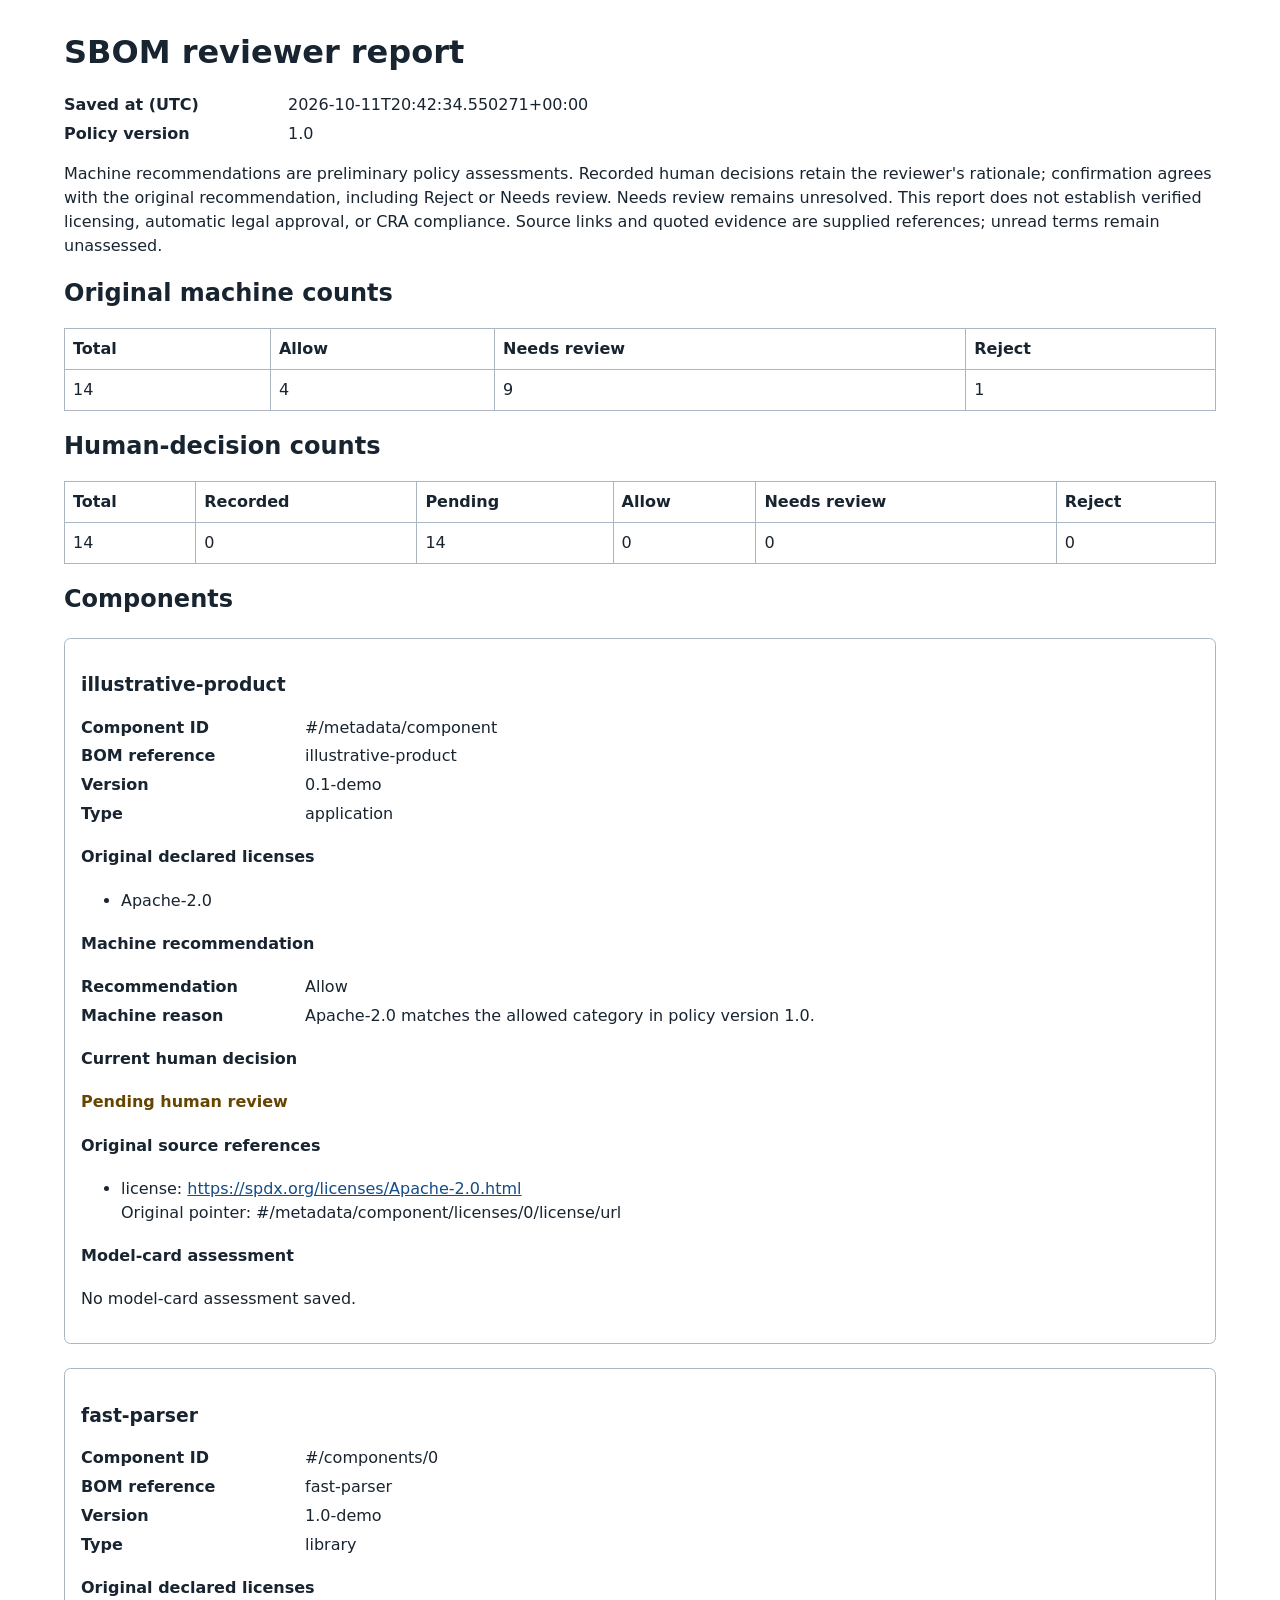
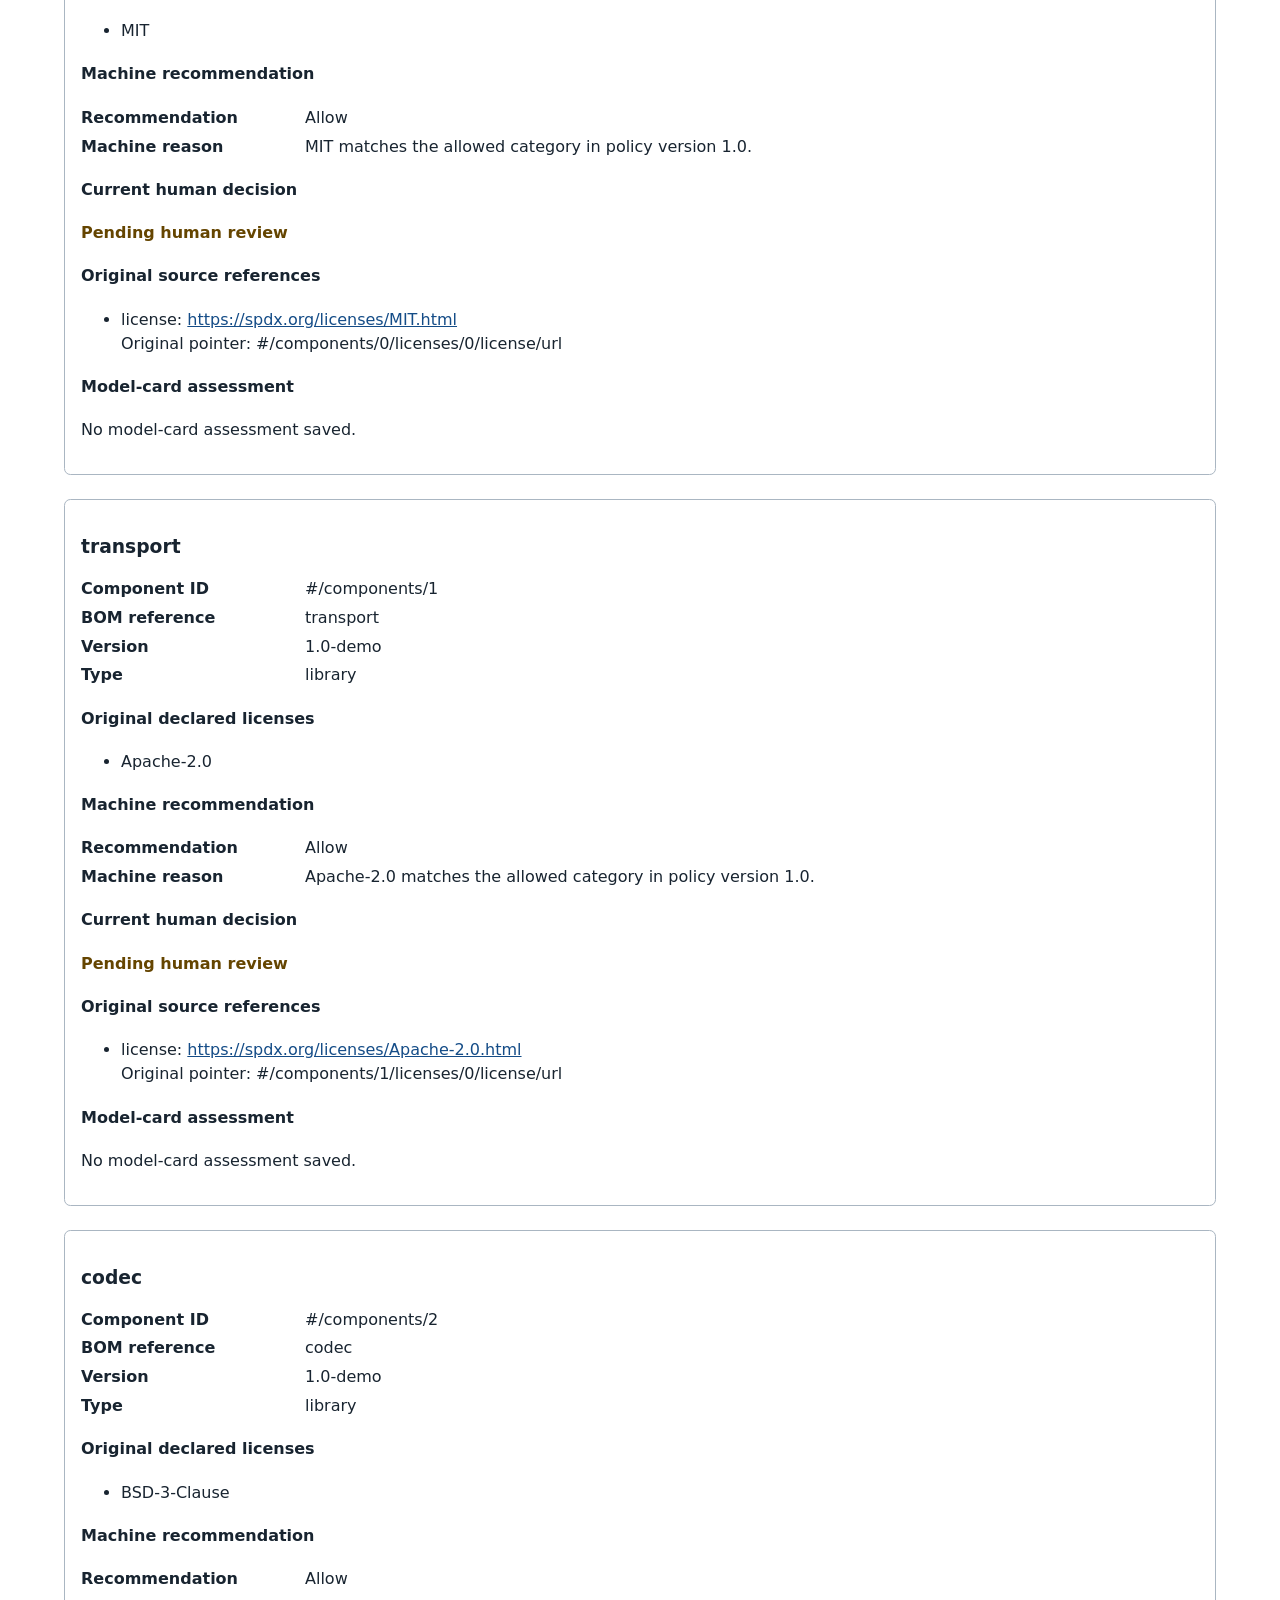
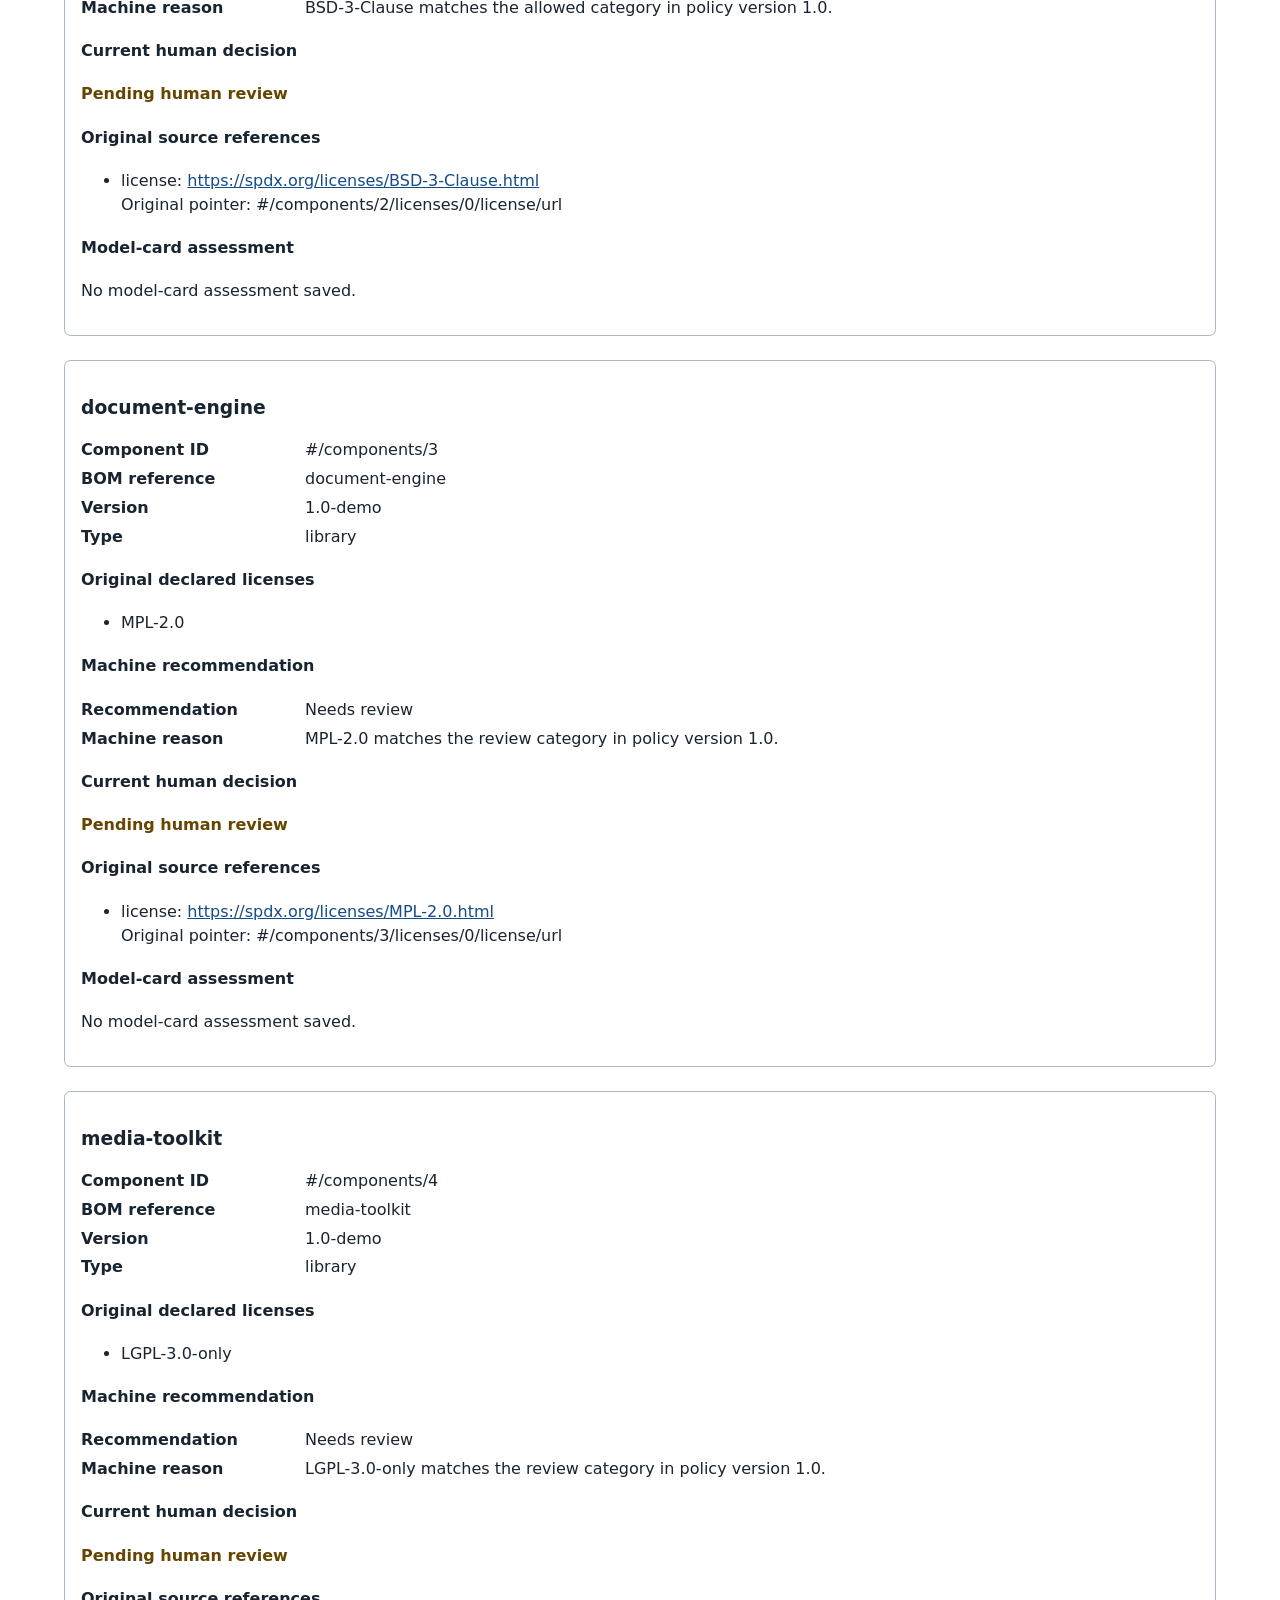
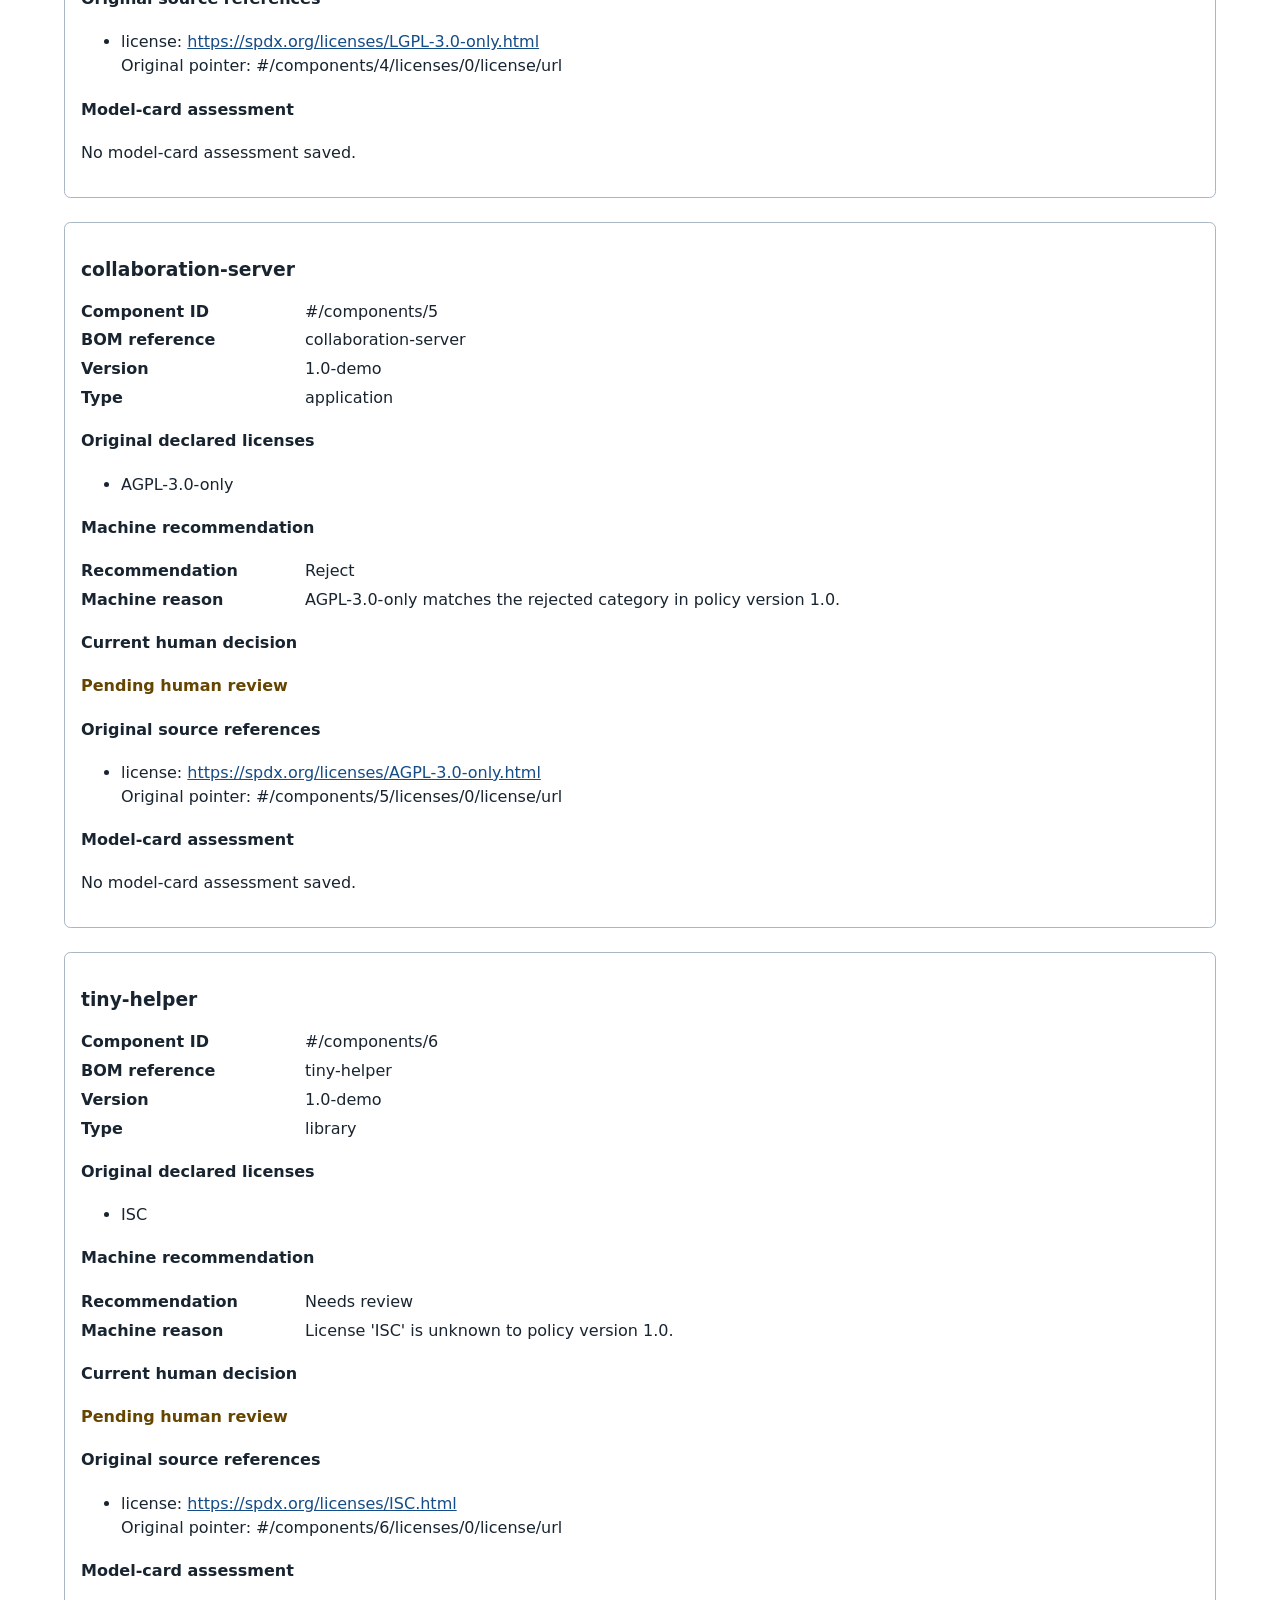
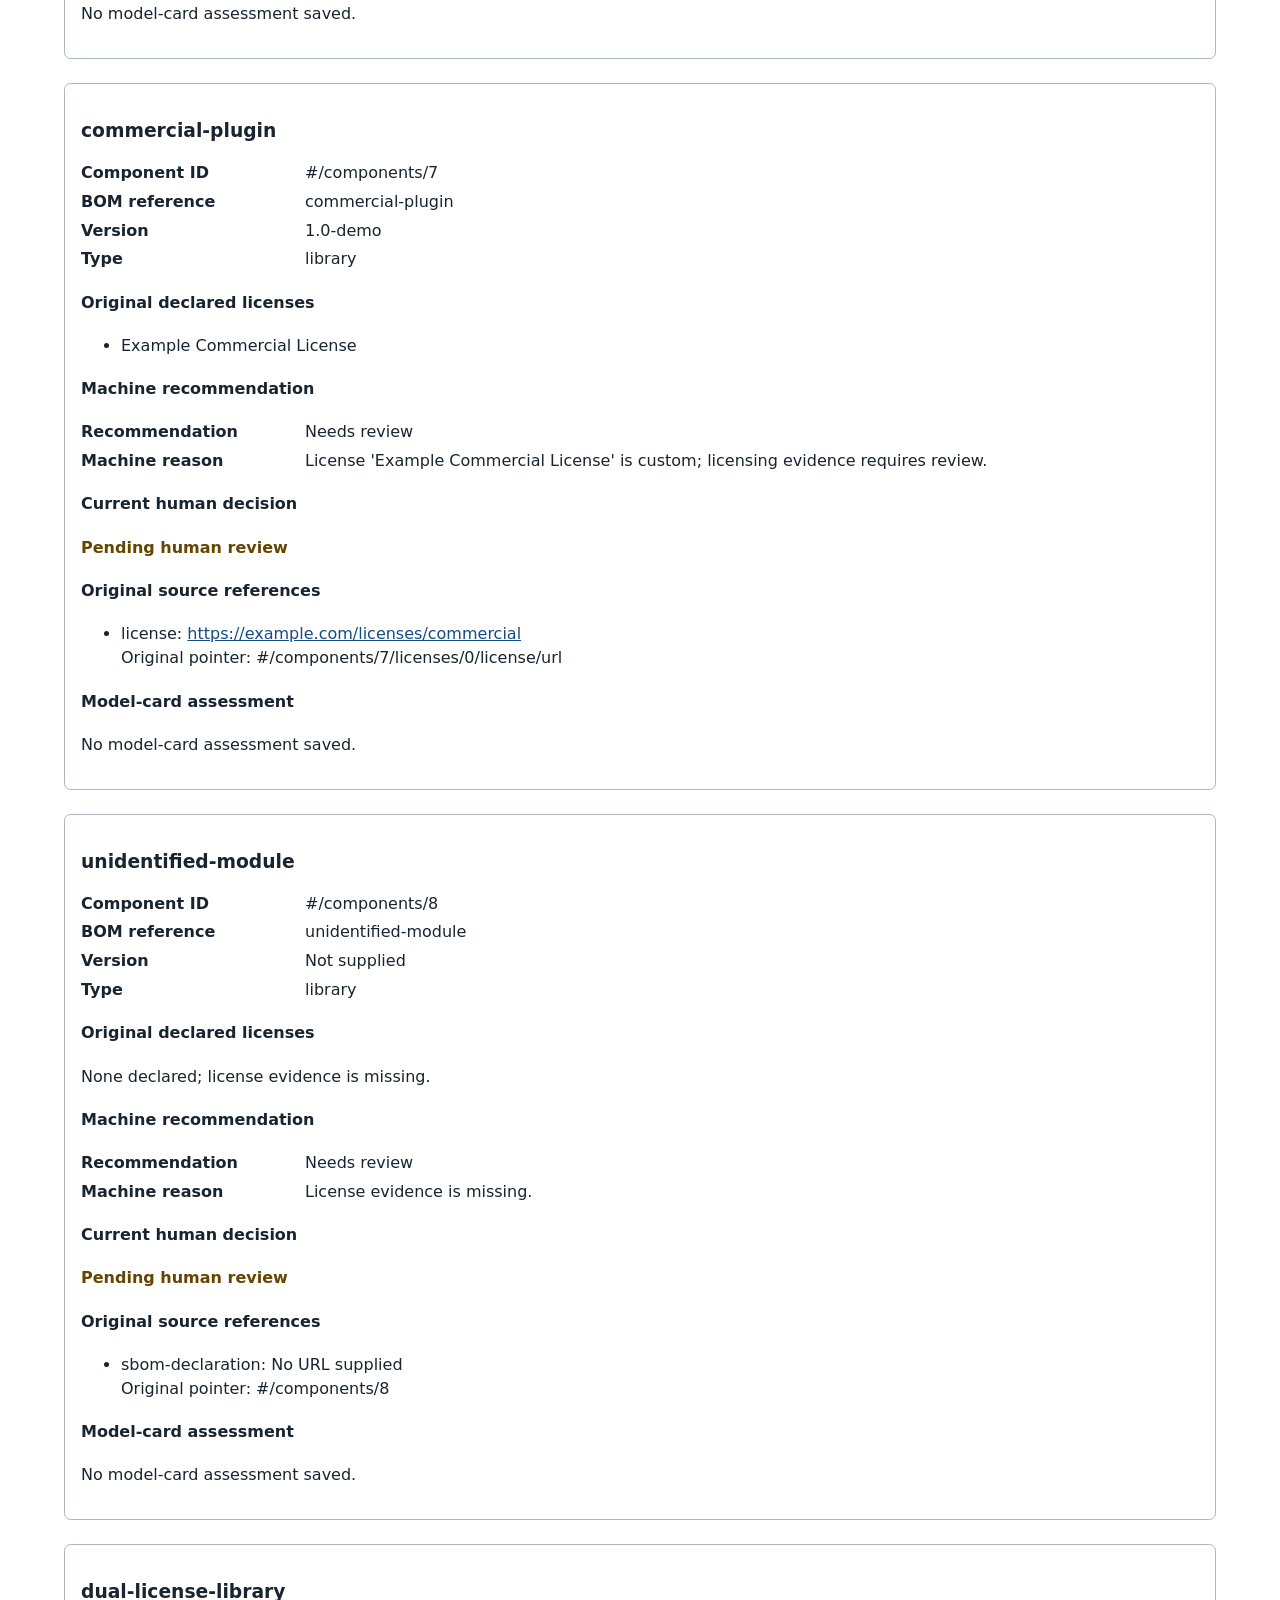
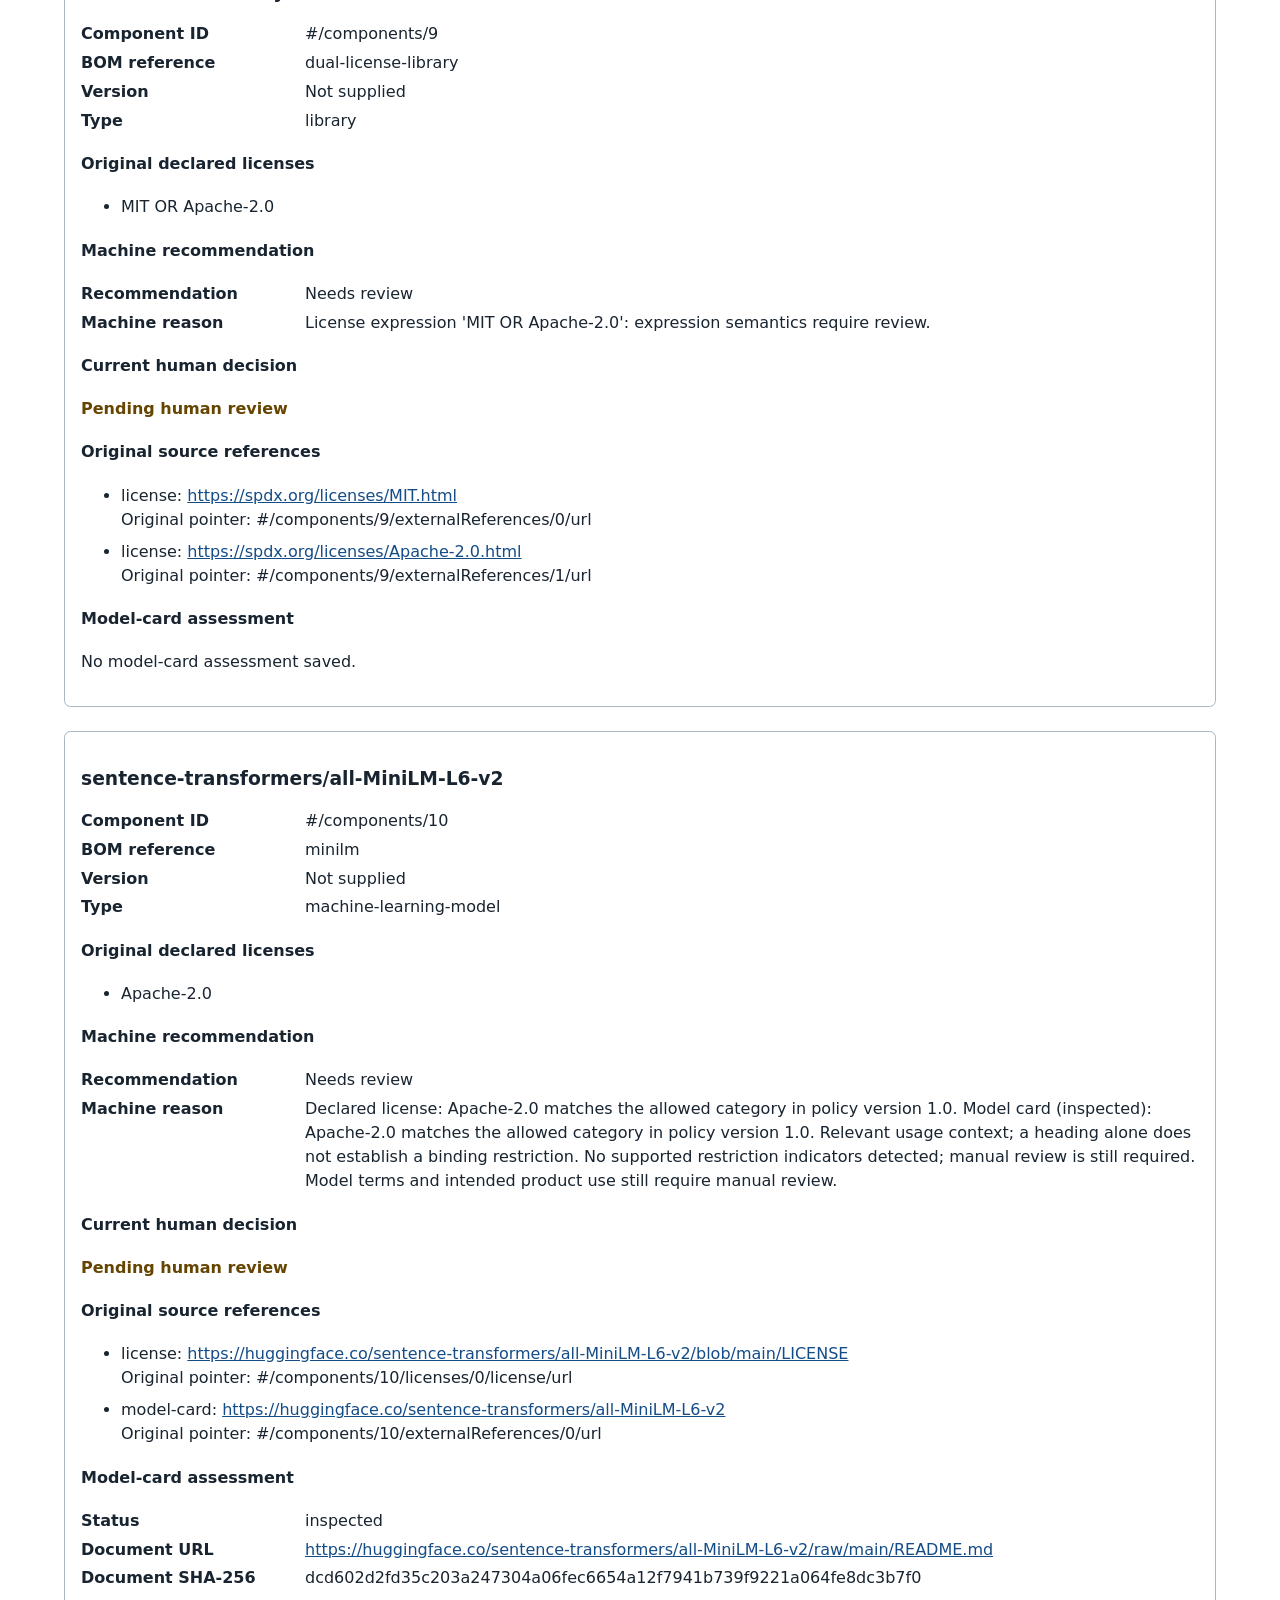
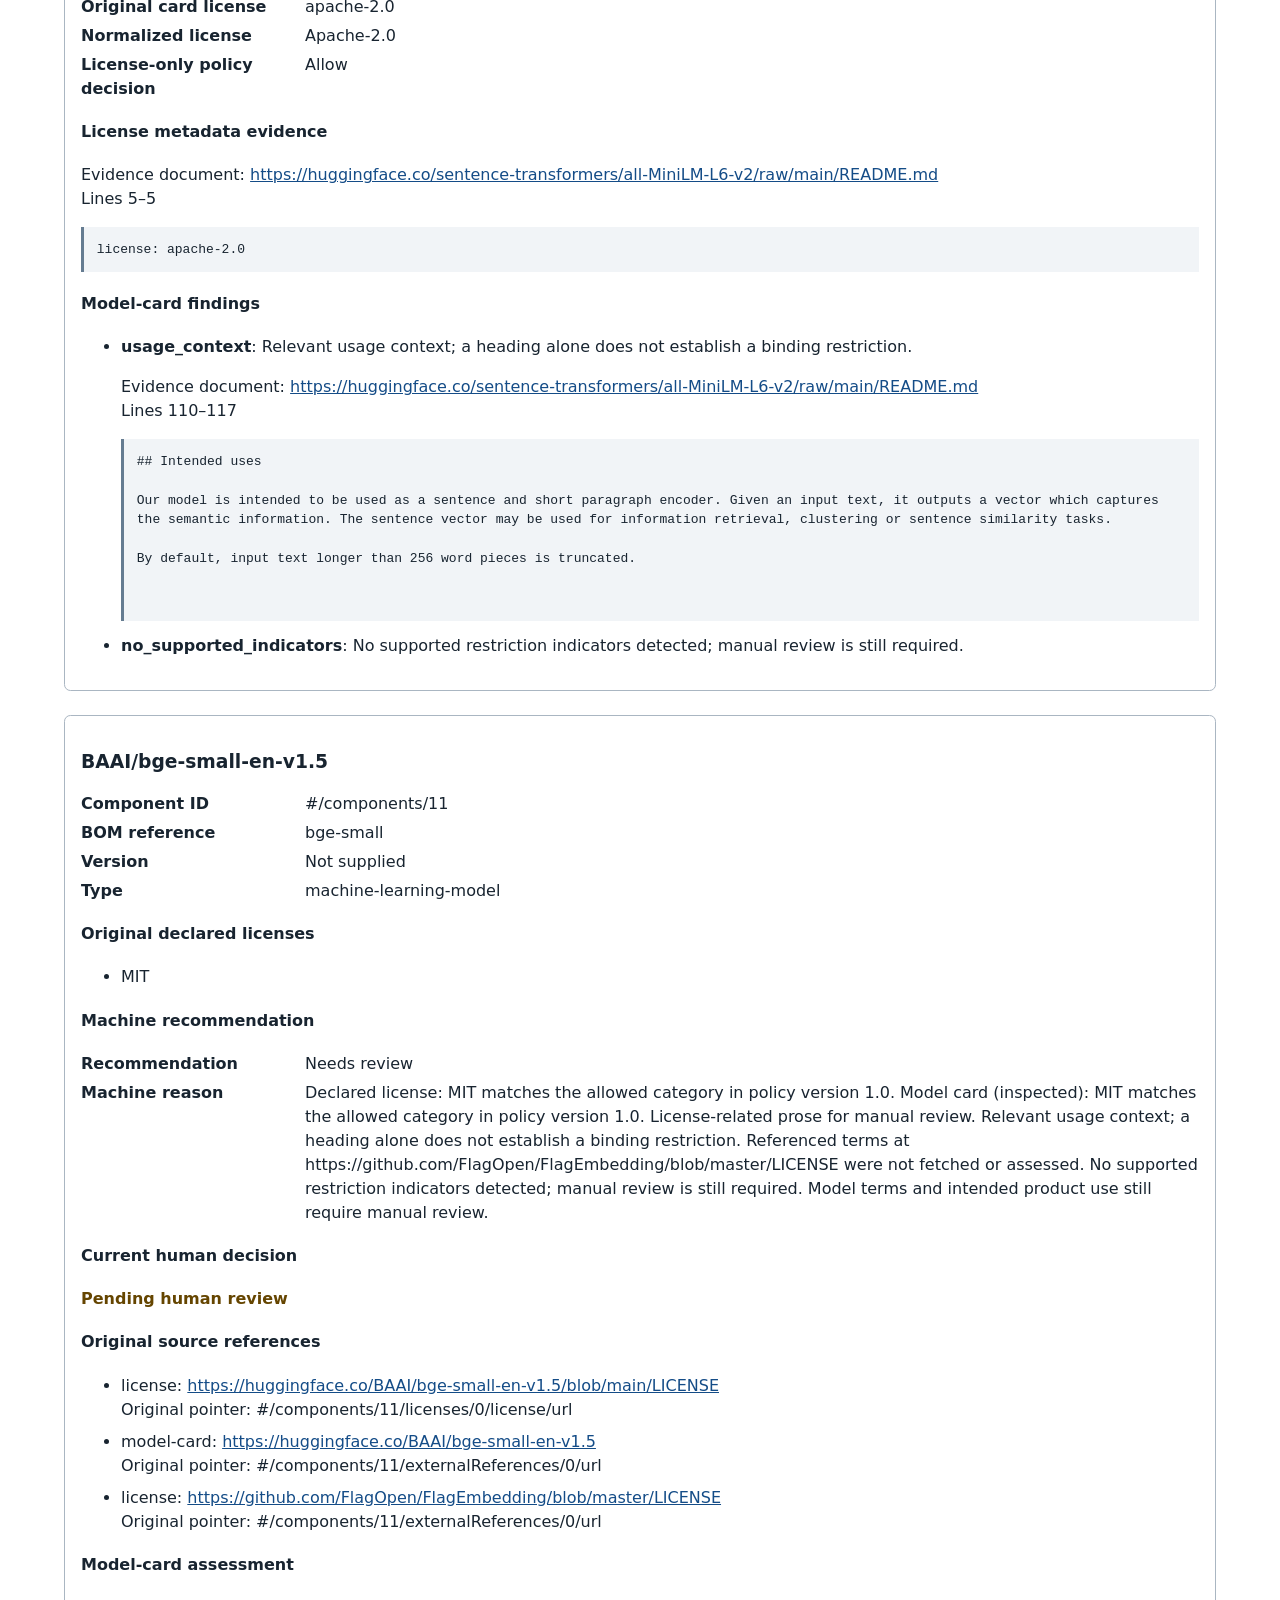
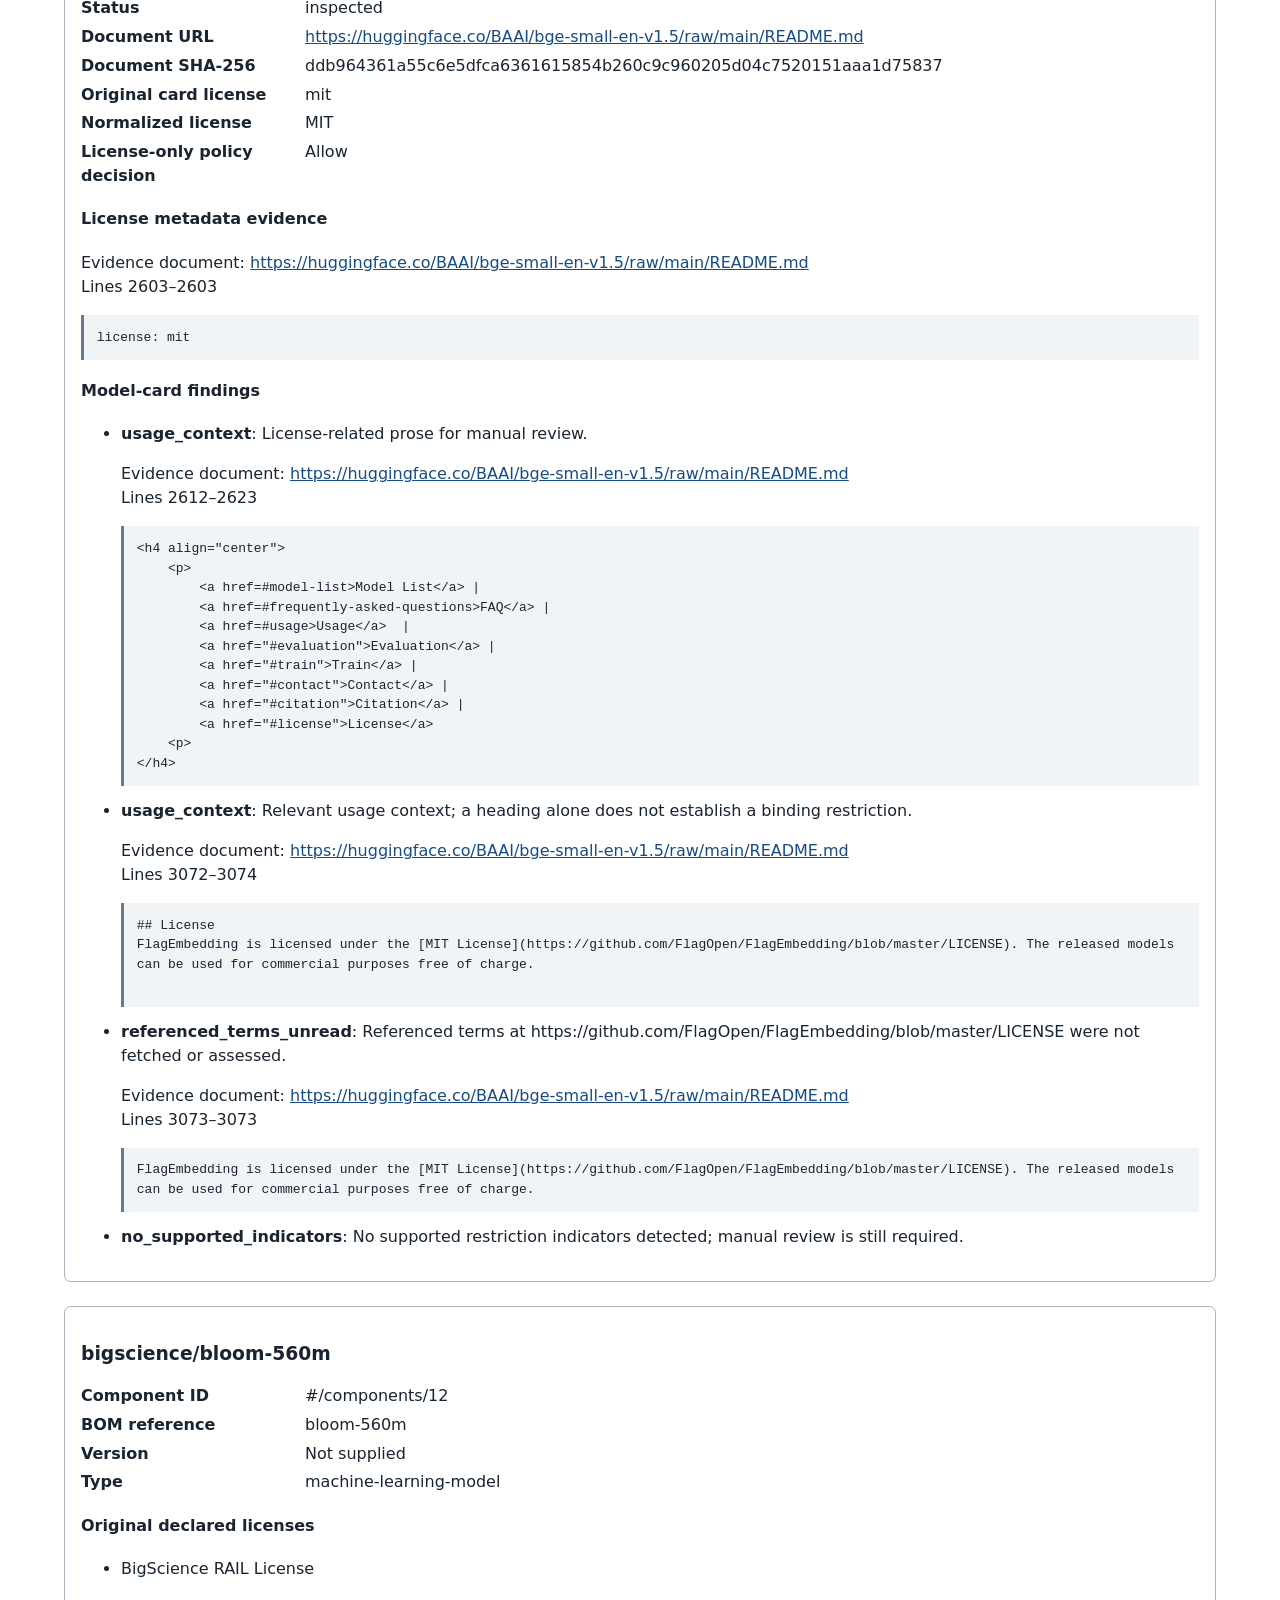
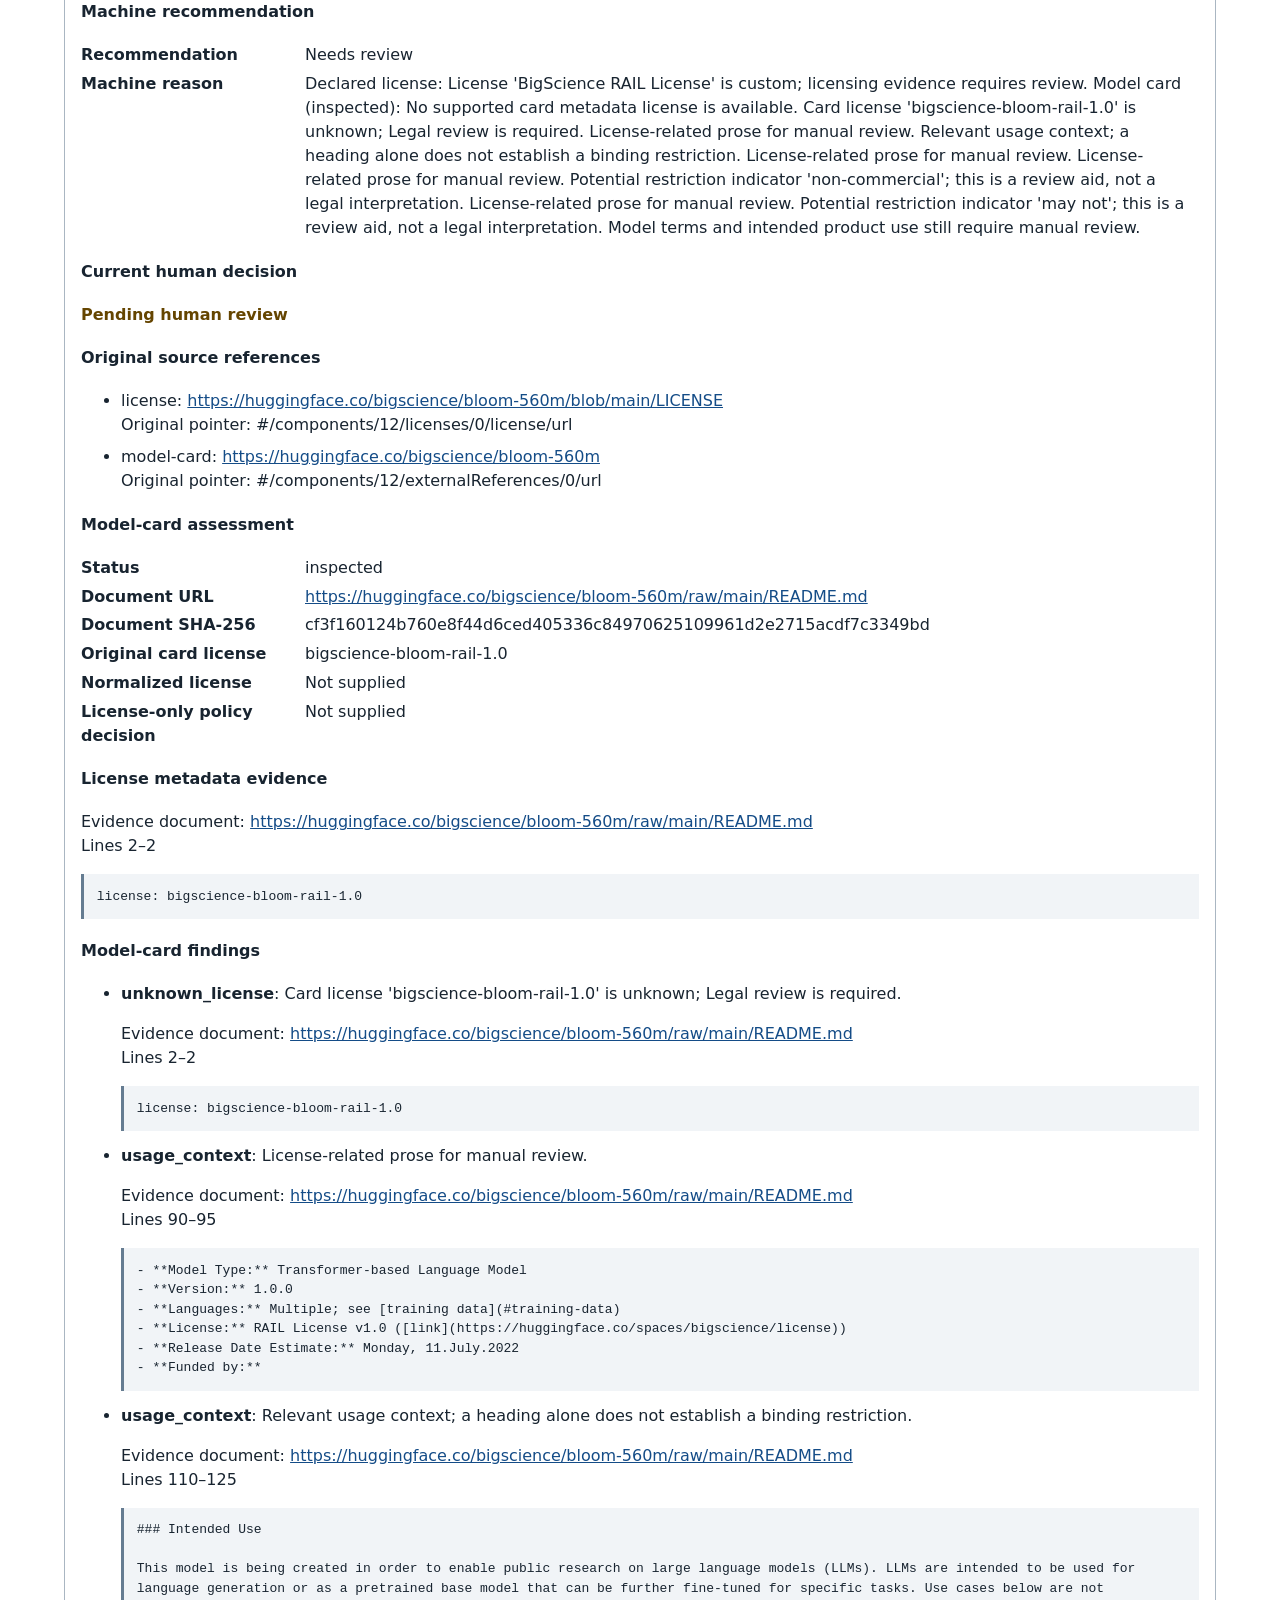
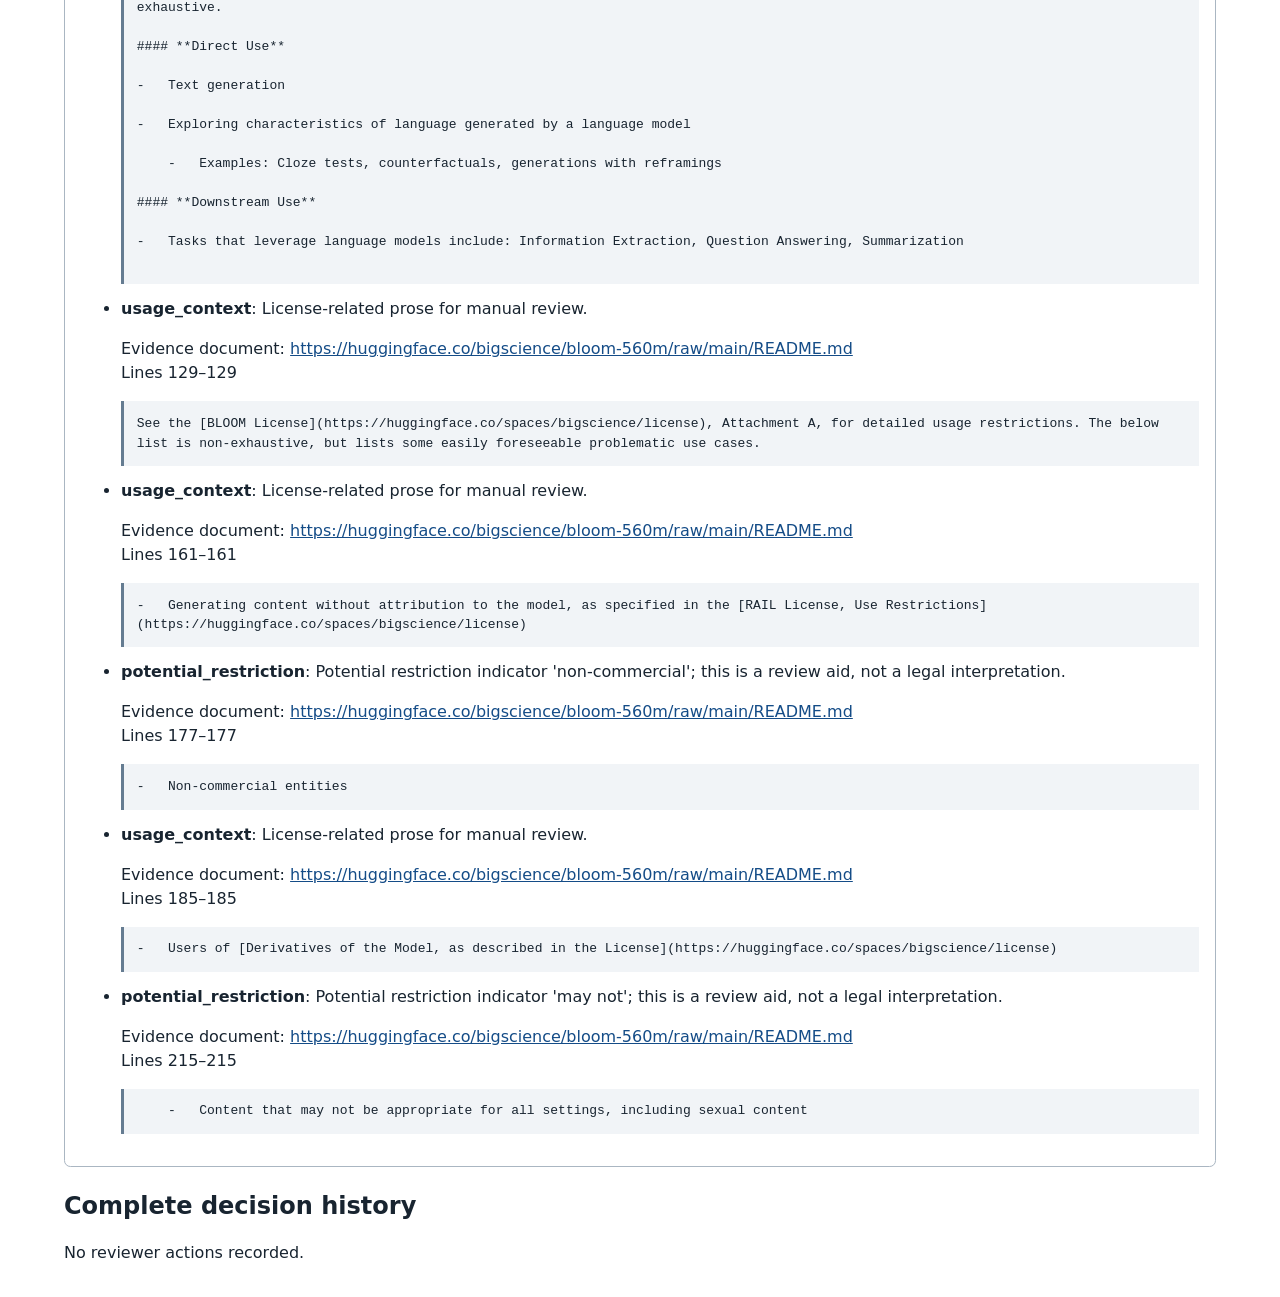
<file: presentation/reports/challenge-review-model-cards.html>
<!DOCTYPE html><html lang="en"><head><meta charset="utf-8"><meta name="viewport" content="width=device-width, initial-scale=1"><title>SBOM reviewer report</title><style>
body { font-family: system-ui, sans-serif; color: #182430; background: #fff;
       max-width: 72rem; margin: 2rem auto; padding: 0 1.5rem; line-height: 1.5; }
h1, h2, h3, h4 { line-height: 1.25; }
article { border: 1px solid #aab6c2; border-radius: .4rem; padding: 1rem;
          margin: 1.5rem 0; }
dl { display: grid; grid-template-columns: minmax(9rem, 13rem) 1fr; gap: .3rem 1rem; }
dt { font-weight: 600; } dd { margin: 0; overflow-wrap: anywhere; white-space: pre-wrap; }
pre { white-space: pre-wrap; overflow-wrap: anywhere; padding: .8rem;
      background: #f1f4f7; border-left: 3px solid #657c91; }
a { color: #144c87; overflow-wrap: anywhere; }
table { border-collapse: collapse; margin: 1rem 0; width: 100%; }
th, td { border: 1px solid #aab6c2; text-align: left; padding: .5rem; }
.pending { font-weight: 600; color: #654500; }
li { margin-bottom: .5rem; overflow-wrap: anywhere; }
@media print { body { margin: 0; max-width: none; } h2, h3, h4 { break-after: avoid; }
              pre, tr { break-inside: avoid; } }
</style></head><body><h1>SBOM reviewer report</h1><dl><dt>Saved at (UTC)</dt><dd>2026-10-11T20:42:34.550271+00:00</dd><dt>Policy version</dt><dd>1.0</dd></dl><p>Machine recommendations are preliminary policy assessments. Recorded human decisions retain the reviewer's rationale; confirmation agrees with the original recommendation, including Reject or Needs review. Needs review remains unresolved. This report does not establish verified licensing, automatic legal approval, or CRA compliance. Source links and quoted evidence are supplied references; unread terms remain unassessed.</p><h2>Original machine counts</h2><table><thead><tr><th scope="col">Total</th><th scope="col">Allow</th><th scope="col">Needs review</th><th scope="col">Reject</th></tr></thead><tbody><tr><td>14</td><td>4</td><td>9</td><td>1</td></tr></tbody></table><h2>Human-decision counts</h2><table><thead><tr><th scope="col">Total</th><th scope="col">Recorded</th><th scope="col">Pending</th><th scope="col">Allow</th><th scope="col">Needs review</th><th scope="col">Reject</th></tr></thead><tbody><tr><td>14</td><td>0</td><td>14</td><td>0</td><td>0</td><td>0</td></tr></tbody></table><h2>Components</h2><article data-component-id="#/metadata/component"><h3>illustrative-product</h3><dl><dt>Component ID</dt><dd>#/metadata/component</dd><dt>BOM reference</dt><dd>illustrative-product</dd><dt>Version</dt><dd>0.1-demo</dd><dt>Type</dt><dd>application</dd></dl><h4>Original declared licenses</h4><ul><li>Apache-2.0</li></ul><h4>Machine recommendation</h4><dl><dt>Recommendation</dt><dd>Allow</dd><dt>Machine reason</dt><dd>Apache-2.0 matches the allowed category in policy version 1.0.</dd></dl><h4>Current human decision</h4><p class="pending">Pending human review</p><h4>Original source references</h4><ul><li>license: <a href="https://spdx.org/licenses/Apache-2.0.html">https://spdx.org/licenses/Apache-2.0.html</a><br>Original pointer: #/metadata/component/licenses/0/license/url</li></ul><h4>Model-card assessment</h4><p>No model-card assessment saved.</p></article><article data-component-id="#/components/0"><h3>fast-parser</h3><dl><dt>Component ID</dt><dd>#/components/0</dd><dt>BOM reference</dt><dd>fast-parser</dd><dt>Version</dt><dd>1.0-demo</dd><dt>Type</dt><dd>library</dd></dl><h4>Original declared licenses</h4><ul><li>MIT</li></ul><h4>Machine recommendation</h4><dl><dt>Recommendation</dt><dd>Allow</dd><dt>Machine reason</dt><dd>MIT matches the allowed category in policy version 1.0.</dd></dl><h4>Current human decision</h4><p class="pending">Pending human review</p><h4>Original source references</h4><ul><li>license: <a href="https://spdx.org/licenses/MIT.html">https://spdx.org/licenses/MIT.html</a><br>Original pointer: #/components/0/licenses/0/license/url</li></ul><h4>Model-card assessment</h4><p>No model-card assessment saved.</p></article><article data-component-id="#/components/1"><h3>transport</h3><dl><dt>Component ID</dt><dd>#/components/1</dd><dt>BOM reference</dt><dd>transport</dd><dt>Version</dt><dd>1.0-demo</dd><dt>Type</dt><dd>library</dd></dl><h4>Original declared licenses</h4><ul><li>Apache-2.0</li></ul><h4>Machine recommendation</h4><dl><dt>Recommendation</dt><dd>Allow</dd><dt>Machine reason</dt><dd>Apache-2.0 matches the allowed category in policy version 1.0.</dd></dl><h4>Current human decision</h4><p class="pending">Pending human review</p><h4>Original source references</h4><ul><li>license: <a href="https://spdx.org/licenses/Apache-2.0.html">https://spdx.org/licenses/Apache-2.0.html</a><br>Original pointer: #/components/1/licenses/0/license/url</li></ul><h4>Model-card assessment</h4><p>No model-card assessment saved.</p></article><article data-component-id="#/components/2"><h3>codec</h3><dl><dt>Component ID</dt><dd>#/components/2</dd><dt>BOM reference</dt><dd>codec</dd><dt>Version</dt><dd>1.0-demo</dd><dt>Type</dt><dd>library</dd></dl><h4>Original declared licenses</h4><ul><li>BSD-3-Clause</li></ul><h4>Machine recommendation</h4><dl><dt>Recommendation</dt><dd>Allow</dd><dt>Machine reason</dt><dd>BSD-3-Clause matches the allowed category in policy version 1.0.</dd></dl><h4>Current human decision</h4><p class="pending">Pending human review</p><h4>Original source references</h4><ul><li>license: <a href="https://spdx.org/licenses/BSD-3-Clause.html">https://spdx.org/licenses/BSD-3-Clause.html</a><br>Original pointer: #/components/2/licenses/0/license/url</li></ul><h4>Model-card assessment</h4><p>No model-card assessment saved.</p></article><article data-component-id="#/components/3"><h3>document-engine</h3><dl><dt>Component ID</dt><dd>#/components/3</dd><dt>BOM reference</dt><dd>document-engine</dd><dt>Version</dt><dd>1.0-demo</dd><dt>Type</dt><dd>library</dd></dl><h4>Original declared licenses</h4><ul><li>MPL-2.0</li></ul><h4>Machine recommendation</h4><dl><dt>Recommendation</dt><dd>Needs review</dd><dt>Machine reason</dt><dd>MPL-2.0 matches the review category in policy version 1.0.</dd></dl><h4>Current human decision</h4><p class="pending">Pending human review</p><h4>Original source references</h4><ul><li>license: <a href="https://spdx.org/licenses/MPL-2.0.html">https://spdx.org/licenses/MPL-2.0.html</a><br>Original pointer: #/components/3/licenses/0/license/url</li></ul><h4>Model-card assessment</h4><p>No model-card assessment saved.</p></article><article data-component-id="#/components/4"><h3>media-toolkit</h3><dl><dt>Component ID</dt><dd>#/components/4</dd><dt>BOM reference</dt><dd>media-toolkit</dd><dt>Version</dt><dd>1.0-demo</dd><dt>Type</dt><dd>library</dd></dl><h4>Original declared licenses</h4><ul><li>LGPL-3.0-only</li></ul><h4>Machine recommendation</h4><dl><dt>Recommendation</dt><dd>Needs review</dd><dt>Machine reason</dt><dd>LGPL-3.0-only matches the review category in policy version 1.0.</dd></dl><h4>Current human decision</h4><p class="pending">Pending human review</p><h4>Original source references</h4><ul><li>license: <a href="https://spdx.org/licenses/LGPL-3.0-only.html">https://spdx.org/licenses/LGPL-3.0-only.html</a><br>Original pointer: #/components/4/licenses/0/license/url</li></ul><h4>Model-card assessment</h4><p>No model-card assessment saved.</p></article><article data-component-id="#/components/5"><h3>collaboration-server</h3><dl><dt>Component ID</dt><dd>#/components/5</dd><dt>BOM reference</dt><dd>collaboration-server</dd><dt>Version</dt><dd>1.0-demo</dd><dt>Type</dt><dd>application</dd></dl><h4>Original declared licenses</h4><ul><li>AGPL-3.0-only</li></ul><h4>Machine recommendation</h4><dl><dt>Recommendation</dt><dd>Reject</dd><dt>Machine reason</dt><dd>AGPL-3.0-only matches the rejected category in policy version 1.0.</dd></dl><h4>Current human decision</h4><p class="pending">Pending human review</p><h4>Original source references</h4><ul><li>license: <a href="https://spdx.org/licenses/AGPL-3.0-only.html">https://spdx.org/licenses/AGPL-3.0-only.html</a><br>Original pointer: #/components/5/licenses/0/license/url</li></ul><h4>Model-card assessment</h4><p>No model-card assessment saved.</p></article><article data-component-id="#/components/6"><h3>tiny-helper</h3><dl><dt>Component ID</dt><dd>#/components/6</dd><dt>BOM reference</dt><dd>tiny-helper</dd><dt>Version</dt><dd>1.0-demo</dd><dt>Type</dt><dd>library</dd></dl><h4>Original declared licenses</h4><ul><li>ISC</li></ul><h4>Machine recommendation</h4><dl><dt>Recommendation</dt><dd>Needs review</dd><dt>Machine reason</dt><dd>License &#x27;ISC&#x27; is unknown to policy version 1.0.</dd></dl><h4>Current human decision</h4><p class="pending">Pending human review</p><h4>Original source references</h4><ul><li>license: <a href="https://spdx.org/licenses/ISC.html">https://spdx.org/licenses/ISC.html</a><br>Original pointer: #/components/6/licenses/0/license/url</li></ul><h4>Model-card assessment</h4><p>No model-card assessment saved.</p></article><article data-component-id="#/components/7"><h3>commercial-plugin</h3><dl><dt>Component ID</dt><dd>#/components/7</dd><dt>BOM reference</dt><dd>commercial-plugin</dd><dt>Version</dt><dd>1.0-demo</dd><dt>Type</dt><dd>library</dd></dl><h4>Original declared licenses</h4><ul><li>Example Commercial License</li></ul><h4>Machine recommendation</h4><dl><dt>Recommendation</dt><dd>Needs review</dd><dt>Machine reason</dt><dd>License &#x27;Example Commercial License&#x27; is custom; licensing evidence requires review.</dd></dl><h4>Current human decision</h4><p class="pending">Pending human review</p><h4>Original source references</h4><ul><li>license: <a href="https://example.com/licenses/commercial">https://example.com/licenses/commercial</a><br>Original pointer: #/components/7/licenses/0/license/url</li></ul><h4>Model-card assessment</h4><p>No model-card assessment saved.</p></article><article data-component-id="#/components/8"><h3>unidentified-module</h3><dl><dt>Component ID</dt><dd>#/components/8</dd><dt>BOM reference</dt><dd>unidentified-module</dd><dt>Version</dt><dd>Not supplied</dd><dt>Type</dt><dd>library</dd></dl><h4>Original declared licenses</h4><p>None declared; license evidence is missing.</p><h4>Machine recommendation</h4><dl><dt>Recommendation</dt><dd>Needs review</dd><dt>Machine reason</dt><dd>License evidence is missing.</dd></dl><h4>Current human decision</h4><p class="pending">Pending human review</p><h4>Original source references</h4><ul><li>sbom-declaration: No URL supplied<br>Original pointer: #/components/8</li></ul><h4>Model-card assessment</h4><p>No model-card assessment saved.</p></article><article data-component-id="#/components/9"><h3>dual-license-library</h3><dl><dt>Component ID</dt><dd>#/components/9</dd><dt>BOM reference</dt><dd>dual-license-library</dd><dt>Version</dt><dd>Not supplied</dd><dt>Type</dt><dd>library</dd></dl><h4>Original declared licenses</h4><ul><li>MIT OR Apache-2.0</li></ul><h4>Machine recommendation</h4><dl><dt>Recommendation</dt><dd>Needs review</dd><dt>Machine reason</dt><dd>License expression &#x27;MIT OR Apache-2.0&#x27;: expression semantics require review.</dd></dl><h4>Current human decision</h4><p class="pending">Pending human review</p><h4>Original source references</h4><ul><li>license: <a href="https://spdx.org/licenses/MIT.html">https://spdx.org/licenses/MIT.html</a><br>Original pointer: #/components/9/externalReferences/0/url</li><li>license: <a href="https://spdx.org/licenses/Apache-2.0.html">https://spdx.org/licenses/Apache-2.0.html</a><br>Original pointer: #/components/9/externalReferences/1/url</li></ul><h4>Model-card assessment</h4><p>No model-card assessment saved.</p></article><article data-component-id="#/components/10"><h3>sentence-transformers/all-MiniLM-L6-v2</h3><dl><dt>Component ID</dt><dd>#/components/10</dd><dt>BOM reference</dt><dd>minilm</dd><dt>Version</dt><dd>Not supplied</dd><dt>Type</dt><dd>machine-learning-model</dd></dl><h4>Original declared licenses</h4><ul><li>Apache-2.0</li></ul><h4>Machine recommendation</h4><dl><dt>Recommendation</dt><dd>Needs review</dd><dt>Machine reason</dt><dd>Declared license: Apache-2.0 matches the allowed category in policy version 1.0. Model card (inspected): Apache-2.0 matches the allowed category in policy version 1.0. Relevant usage context; a heading alone does not establish a binding restriction. No supported restriction indicators detected; manual review is still required. Model terms and intended product use still require manual review.</dd></dl><h4>Current human decision</h4><p class="pending">Pending human review</p><h4>Original source references</h4><ul><li>license: <a href="https://huggingface.co/sentence-transformers/all-MiniLM-L6-v2/blob/main/LICENSE">https://huggingface.co/sentence-transformers/all-MiniLM-L6-v2/blob/main/LICENSE</a><br>Original pointer: #/components/10/licenses/0/license/url</li><li>model-card: <a href="https://huggingface.co/sentence-transformers/all-MiniLM-L6-v2">https://huggingface.co/sentence-transformers/all-MiniLM-L6-v2</a><br>Original pointer: #/components/10/externalReferences/0/url</li></ul><h4>Model-card assessment</h4><dl><dt>Status</dt><dd>inspected</dd><dt>Document URL</dt><dd><a href="https://huggingface.co/sentence-transformers/all-MiniLM-L6-v2/raw/main/README.md">https://huggingface.co/sentence-transformers/all-MiniLM-L6-v2/raw/main/README.md</a></dd><dt>Document SHA-256</dt><dd>dcd602d2fd35c203a247304a06fec6654a12f7941b739f9221a064fe8dc3b7f0</dd><dt>Original card license</dt><dd>apache-2.0</dd><dt>Normalized license</dt><dd>Apache-2.0</dd><dt>License-only policy decision</dt><dd>Allow</dd></dl><h4>License metadata evidence</h4><p>Evidence document: <a href="https://huggingface.co/sentence-transformers/all-MiniLM-L6-v2/raw/main/README.md">https://huggingface.co/sentence-transformers/all-MiniLM-L6-v2/raw/main/README.md</a><br>Lines 5–5</p><pre>license: apache-2.0
</pre><h4>Model-card findings</h4><ul><li><strong>usage_context</strong>: Relevant usage context; a heading alone does not establish a binding restriction.<p>Evidence document: <a href="https://huggingface.co/sentence-transformers/all-MiniLM-L6-v2/raw/main/README.md">https://huggingface.co/sentence-transformers/all-MiniLM-L6-v2/raw/main/README.md</a><br>Lines 110–117</p><pre>## Intended uses

Our model is intended to be used as a sentence and short paragraph encoder. Given an input text, it outputs a vector which captures 
the semantic information. The sentence vector may be used for information retrieval, clustering or sentence similarity tasks.

By default, input text longer than 256 word pieces is truncated.


</pre></li><li><strong>no_supported_indicators</strong>: No supported restriction indicators detected; manual review is still required.</li></ul></article><article data-component-id="#/components/11"><h3>BAAI/bge-small-en-v1.5</h3><dl><dt>Component ID</dt><dd>#/components/11</dd><dt>BOM reference</dt><dd>bge-small</dd><dt>Version</dt><dd>Not supplied</dd><dt>Type</dt><dd>machine-learning-model</dd></dl><h4>Original declared licenses</h4><ul><li>MIT</li></ul><h4>Machine recommendation</h4><dl><dt>Recommendation</dt><dd>Needs review</dd><dt>Machine reason</dt><dd>Declared license: MIT matches the allowed category in policy version 1.0. Model card (inspected): MIT matches the allowed category in policy version 1.0. License-related prose for manual review. Relevant usage context; a heading alone does not establish a binding restriction. Referenced terms at https://github.com/FlagOpen/FlagEmbedding/blob/master/LICENSE were not fetched or assessed. No supported restriction indicators detected; manual review is still required. Model terms and intended product use still require manual review.</dd></dl><h4>Current human decision</h4><p class="pending">Pending human review</p><h4>Original source references</h4><ul><li>license: <a href="https://huggingface.co/BAAI/bge-small-en-v1.5/blob/main/LICENSE">https://huggingface.co/BAAI/bge-small-en-v1.5/blob/main/LICENSE</a><br>Original pointer: #/components/11/licenses/0/license/url</li><li>model-card: <a href="https://huggingface.co/BAAI/bge-small-en-v1.5">https://huggingface.co/BAAI/bge-small-en-v1.5</a><br>Original pointer: #/components/11/externalReferences/0/url</li><li>license: <a href="https://github.com/FlagOpen/FlagEmbedding/blob/master/LICENSE">https://github.com/FlagOpen/FlagEmbedding/blob/master/LICENSE</a><br>Original pointer: #/components/11/externalReferences/0/url</li></ul><h4>Model-card assessment</h4><dl><dt>Status</dt><dd>inspected</dd><dt>Document URL</dt><dd><a href="https://huggingface.co/BAAI/bge-small-en-v1.5/raw/main/README.md">https://huggingface.co/BAAI/bge-small-en-v1.5/raw/main/README.md</a></dd><dt>Document SHA-256</dt><dd>ddb964361a55c6e5dfca6361615854b260c9c960205d04c7520151aaa1d75837</dd><dt>Original card license</dt><dd>mit</dd><dt>Normalized license</dt><dd>MIT</dd><dt>License-only policy decision</dt><dd>Allow</dd></dl><h4>License metadata evidence</h4><p>Evidence document: <a href="https://huggingface.co/BAAI/bge-small-en-v1.5/raw/main/README.md">https://huggingface.co/BAAI/bge-small-en-v1.5/raw/main/README.md</a><br>Lines 2603–2603</p><pre>license: mit
</pre><h4>Model-card findings</h4><ul><li><strong>usage_context</strong>: License-related prose for manual review.<p>Evidence document: <a href="https://huggingface.co/BAAI/bge-small-en-v1.5/raw/main/README.md">https://huggingface.co/BAAI/bge-small-en-v1.5/raw/main/README.md</a><br>Lines 2612–2623</p><pre>&lt;h4 align=&quot;center&quot;&gt;
    &lt;p&gt;
        &lt;a href=#model-list&gt;Model List&lt;/a&gt; | 
        &lt;a href=#frequently-asked-questions&gt;FAQ&lt;/a&gt; |
        &lt;a href=#usage&gt;Usage&lt;/a&gt;  |
        &lt;a href=&quot;#evaluation&quot;&gt;Evaluation&lt;/a&gt; |
        &lt;a href=&quot;#train&quot;&gt;Train&lt;/a&gt; |
        &lt;a href=&quot;#contact&quot;&gt;Contact&lt;/a&gt; |
        &lt;a href=&quot;#citation&quot;&gt;Citation&lt;/a&gt; |
        &lt;a href=&quot;#license&quot;&gt;License&lt;/a&gt; 
    &lt;p&gt;
&lt;/h4&gt;
</pre></li><li><strong>usage_context</strong>: Relevant usage context; a heading alone does not establish a binding restriction.<p>Evidence document: <a href="https://huggingface.co/BAAI/bge-small-en-v1.5/raw/main/README.md">https://huggingface.co/BAAI/bge-small-en-v1.5/raw/main/README.md</a><br>Lines 3072–3074</p><pre>## License
FlagEmbedding is licensed under the [MIT License](https://github.com/FlagOpen/FlagEmbedding/blob/master/LICENSE). The released models can be used for commercial purposes free of charge.

</pre></li><li><strong>referenced_terms_unread</strong>: Referenced terms at https://github.com/FlagOpen/FlagEmbedding/blob/master/LICENSE were not fetched or assessed.<p>Evidence document: <a href="https://huggingface.co/BAAI/bge-small-en-v1.5/raw/main/README.md">https://huggingface.co/BAAI/bge-small-en-v1.5/raw/main/README.md</a><br>Lines 3073–3073</p><pre>FlagEmbedding is licensed under the [MIT License](https://github.com/FlagOpen/FlagEmbedding/blob/master/LICENSE). The released models can be used for commercial purposes free of charge.
</pre></li><li><strong>no_supported_indicators</strong>: No supported restriction indicators detected; manual review is still required.</li></ul></article><article data-component-id="#/components/12"><h3>bigscience/bloom-560m</h3><dl><dt>Component ID</dt><dd>#/components/12</dd><dt>BOM reference</dt><dd>bloom-560m</dd><dt>Version</dt><dd>Not supplied</dd><dt>Type</dt><dd>machine-learning-model</dd></dl><h4>Original declared licenses</h4><ul><li>BigScience RAIL License</li></ul><h4>Machine recommendation</h4><dl><dt>Recommendation</dt><dd>Needs review</dd><dt>Machine reason</dt><dd>Declared license: License &#x27;BigScience RAIL License&#x27; is custom; licensing evidence requires review. Model card (inspected): No supported card metadata license is available. Card license &#x27;bigscience-bloom-rail-1.0&#x27; is unknown; Legal review is required. License-related prose for manual review. Relevant usage context; a heading alone does not establish a binding restriction. License-related prose for manual review. License-related prose for manual review. Potential restriction indicator &#x27;non-commercial&#x27;; this is a review aid, not a legal interpretation. License-related prose for manual review. Potential restriction indicator &#x27;may not&#x27;; this is a review aid, not a legal interpretation. Model terms and intended product use still require manual review.</dd></dl><h4>Current human decision</h4><p class="pending">Pending human review</p><h4>Original source references</h4><ul><li>license: <a href="https://huggingface.co/bigscience/bloom-560m/blob/main/LICENSE">https://huggingface.co/bigscience/bloom-560m/blob/main/LICENSE</a><br>Original pointer: #/components/12/licenses/0/license/url</li><li>model-card: <a href="https://huggingface.co/bigscience/bloom-560m">https://huggingface.co/bigscience/bloom-560m</a><br>Original pointer: #/components/12/externalReferences/0/url</li></ul><h4>Model-card assessment</h4><dl><dt>Status</dt><dd>inspected</dd><dt>Document URL</dt><dd><a href="https://huggingface.co/bigscience/bloom-560m/raw/main/README.md">https://huggingface.co/bigscience/bloom-560m/raw/main/README.md</a></dd><dt>Document SHA-256</dt><dd>cf3f160124b760e8f44d6ced405336c84970625109961d2e2715acdf7c3349bd</dd><dt>Original card license</dt><dd>bigscience-bloom-rail-1.0</dd><dt>Normalized license</dt><dd>Not supplied</dd><dt>License-only policy decision</dt><dd>Not supplied</dd></dl><h4>License metadata evidence</h4><p>Evidence document: <a href="https://huggingface.co/bigscience/bloom-560m/raw/main/README.md">https://huggingface.co/bigscience/bloom-560m/raw/main/README.md</a><br>Lines 2–2</p><pre>license: bigscience-bloom-rail-1.0
</pre><h4>Model-card findings</h4><ul><li><strong>unknown_license</strong>: Card license &#x27;bigscience-bloom-rail-1.0&#x27; is unknown; Legal review is required.<p>Evidence document: <a href="https://huggingface.co/bigscience/bloom-560m/raw/main/README.md">https://huggingface.co/bigscience/bloom-560m/raw/main/README.md</a><br>Lines 2–2</p><pre>license: bigscience-bloom-rail-1.0
</pre></li><li><strong>usage_context</strong>: License-related prose for manual review.<p>Evidence document: <a href="https://huggingface.co/bigscience/bloom-560m/raw/main/README.md">https://huggingface.co/bigscience/bloom-560m/raw/main/README.md</a><br>Lines 90–95</p><pre>- **Model Type:** Transformer-based Language Model
- **Version:** 1.0.0
- **Languages:** Multiple; see [training data](#training-data)
- **License:** RAIL License v1.0 ([link](https://huggingface.co/spaces/bigscience/license))
- **Release Date Estimate:** Monday, 11.July.2022
- **Funded by:** 
</pre></li><li><strong>usage_context</strong>: Relevant usage context; a heading alone does not establish a binding restriction.<p>Evidence document: <a href="https://huggingface.co/bigscience/bloom-560m/raw/main/README.md">https://huggingface.co/bigscience/bloom-560m/raw/main/README.md</a><br>Lines 110–125</p><pre>### Intended Use

This model is being created in order to enable public research on large language models (LLMs). LLMs are intended to be used for language generation or as a pretrained base model that can be further fine-tuned for specific tasks. Use cases below are not exhaustive.

#### **Direct Use**

-   Text generation

-   Exploring characteristics of language generated by a language model

    -   Examples: Cloze tests, counterfactuals, generations with reframings

#### **Downstream Use**

-   Tasks that leverage language models include: Information Extraction, Question Answering, Summarization

</pre></li><li><strong>usage_context</strong>: License-related prose for manual review.<p>Evidence document: <a href="https://huggingface.co/bigscience/bloom-560m/raw/main/README.md">https://huggingface.co/bigscience/bloom-560m/raw/main/README.md</a><br>Lines 129–129</p><pre>See the [BLOOM License](https://huggingface.co/spaces/bigscience/license), Attachment A, for detailed usage restrictions. The below list is non-exhaustive, but lists some easily foreseeable problematic use cases.
</pre></li><li><strong>usage_context</strong>: License-related prose for manual review.<p>Evidence document: <a href="https://huggingface.co/bigscience/bloom-560m/raw/main/README.md">https://huggingface.co/bigscience/bloom-560m/raw/main/README.md</a><br>Lines 161–161</p><pre>-   Generating content without attribution to the model, as specified in the [RAIL License, Use Restrictions](https://huggingface.co/spaces/bigscience/license)
</pre></li><li><strong>potential_restriction</strong>: Potential restriction indicator &#x27;non-commercial&#x27;; this is a review aid, not a legal interpretation.<p>Evidence document: <a href="https://huggingface.co/bigscience/bloom-560m/raw/main/README.md">https://huggingface.co/bigscience/bloom-560m/raw/main/README.md</a><br>Lines 177–177</p><pre>-   Non-commercial entities
</pre></li><li><strong>usage_context</strong>: License-related prose for manual review.<p>Evidence document: <a href="https://huggingface.co/bigscience/bloom-560m/raw/main/README.md">https://huggingface.co/bigscience/bloom-560m/raw/main/README.md</a><br>Lines 185–185</p><pre>-   Users of [Derivatives of the Model, as described in the License](https://huggingface.co/spaces/bigscience/license)
</pre></li><li><strong>potential_restriction</strong>: Potential restriction indicator &#x27;may not&#x27;; this is a review aid, not a legal interpretation.<p>Evidence document: <a href="https://huggingface.co/bigscience/bloom-560m/raw/main/README.md">https://huggingface.co/bigscience/bloom-560m/raw/main/README.md</a><br>Lines 215–215</p><pre>    -   Content that may not be appropriate for all settings, including sexual content
</pre></li></ul></article><h2>Complete decision history</h2><p>No reviewer actions recorded.</p></body></html>
</file>
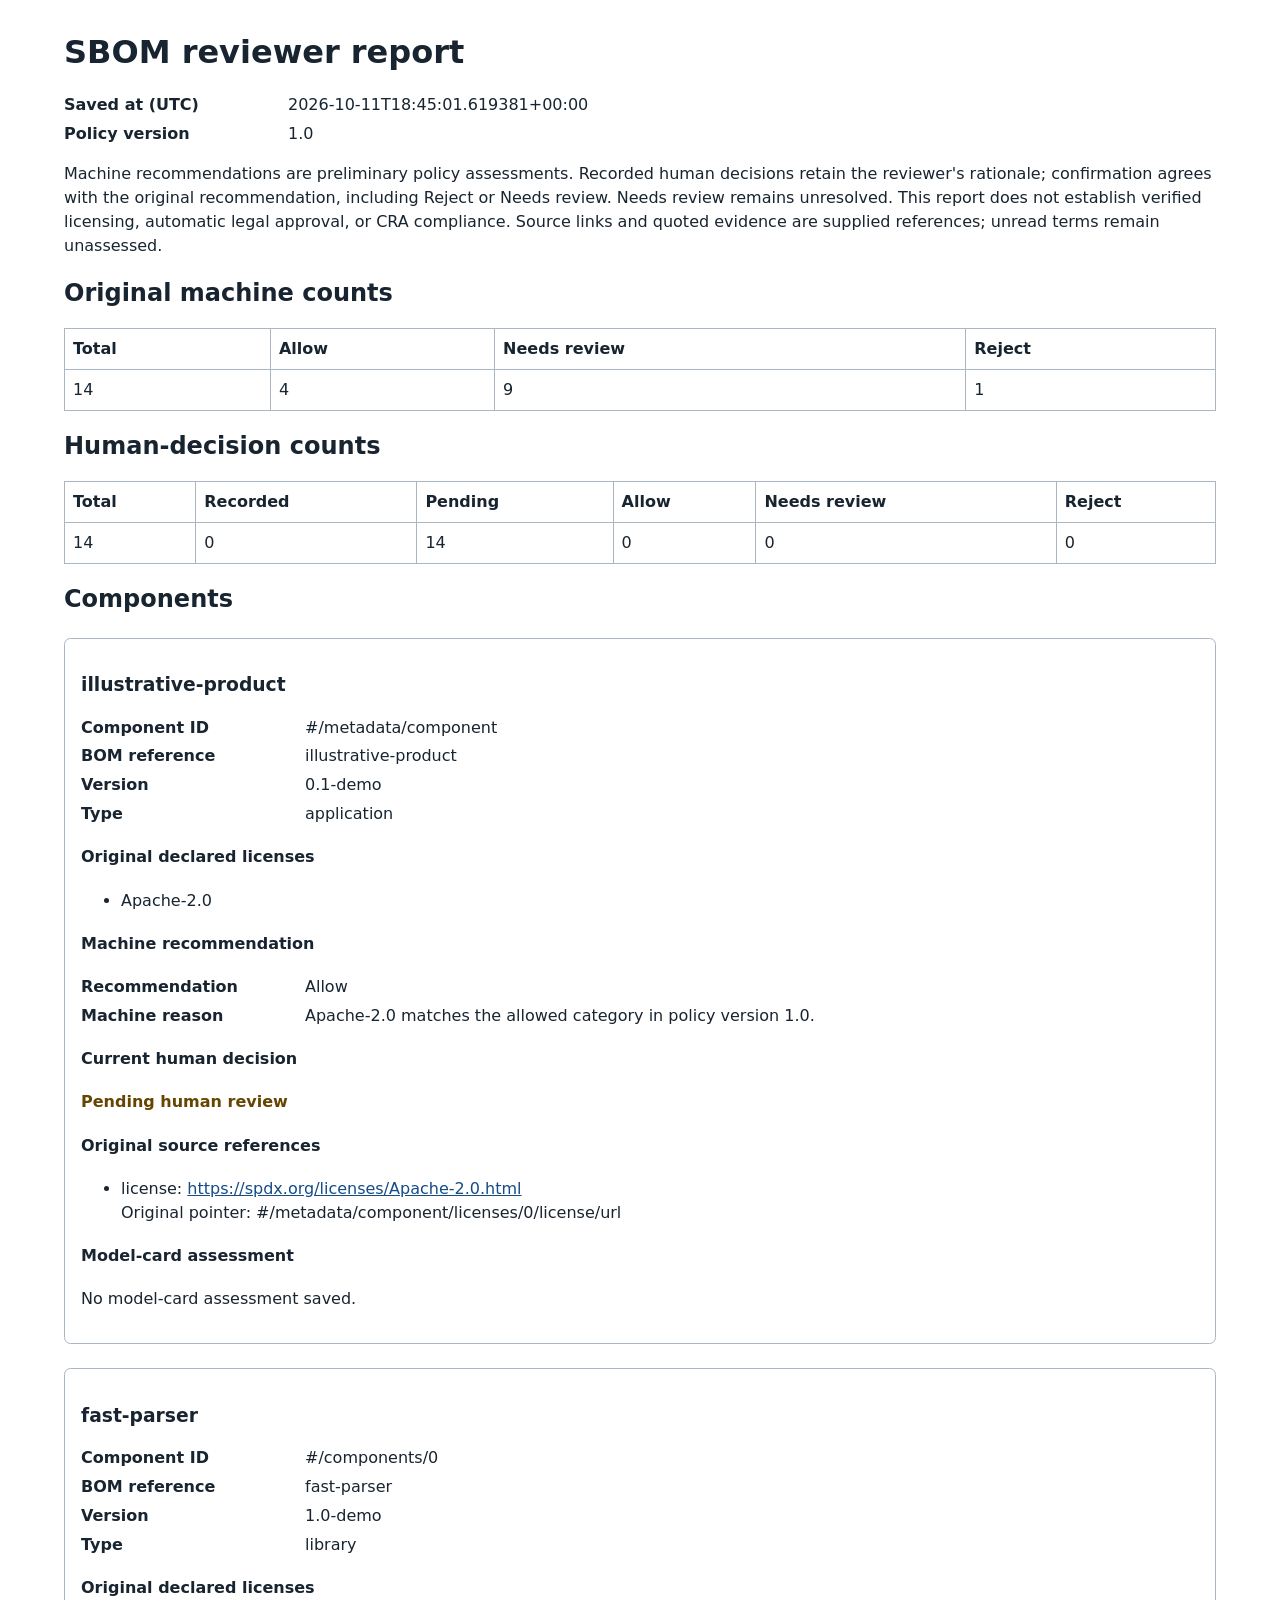
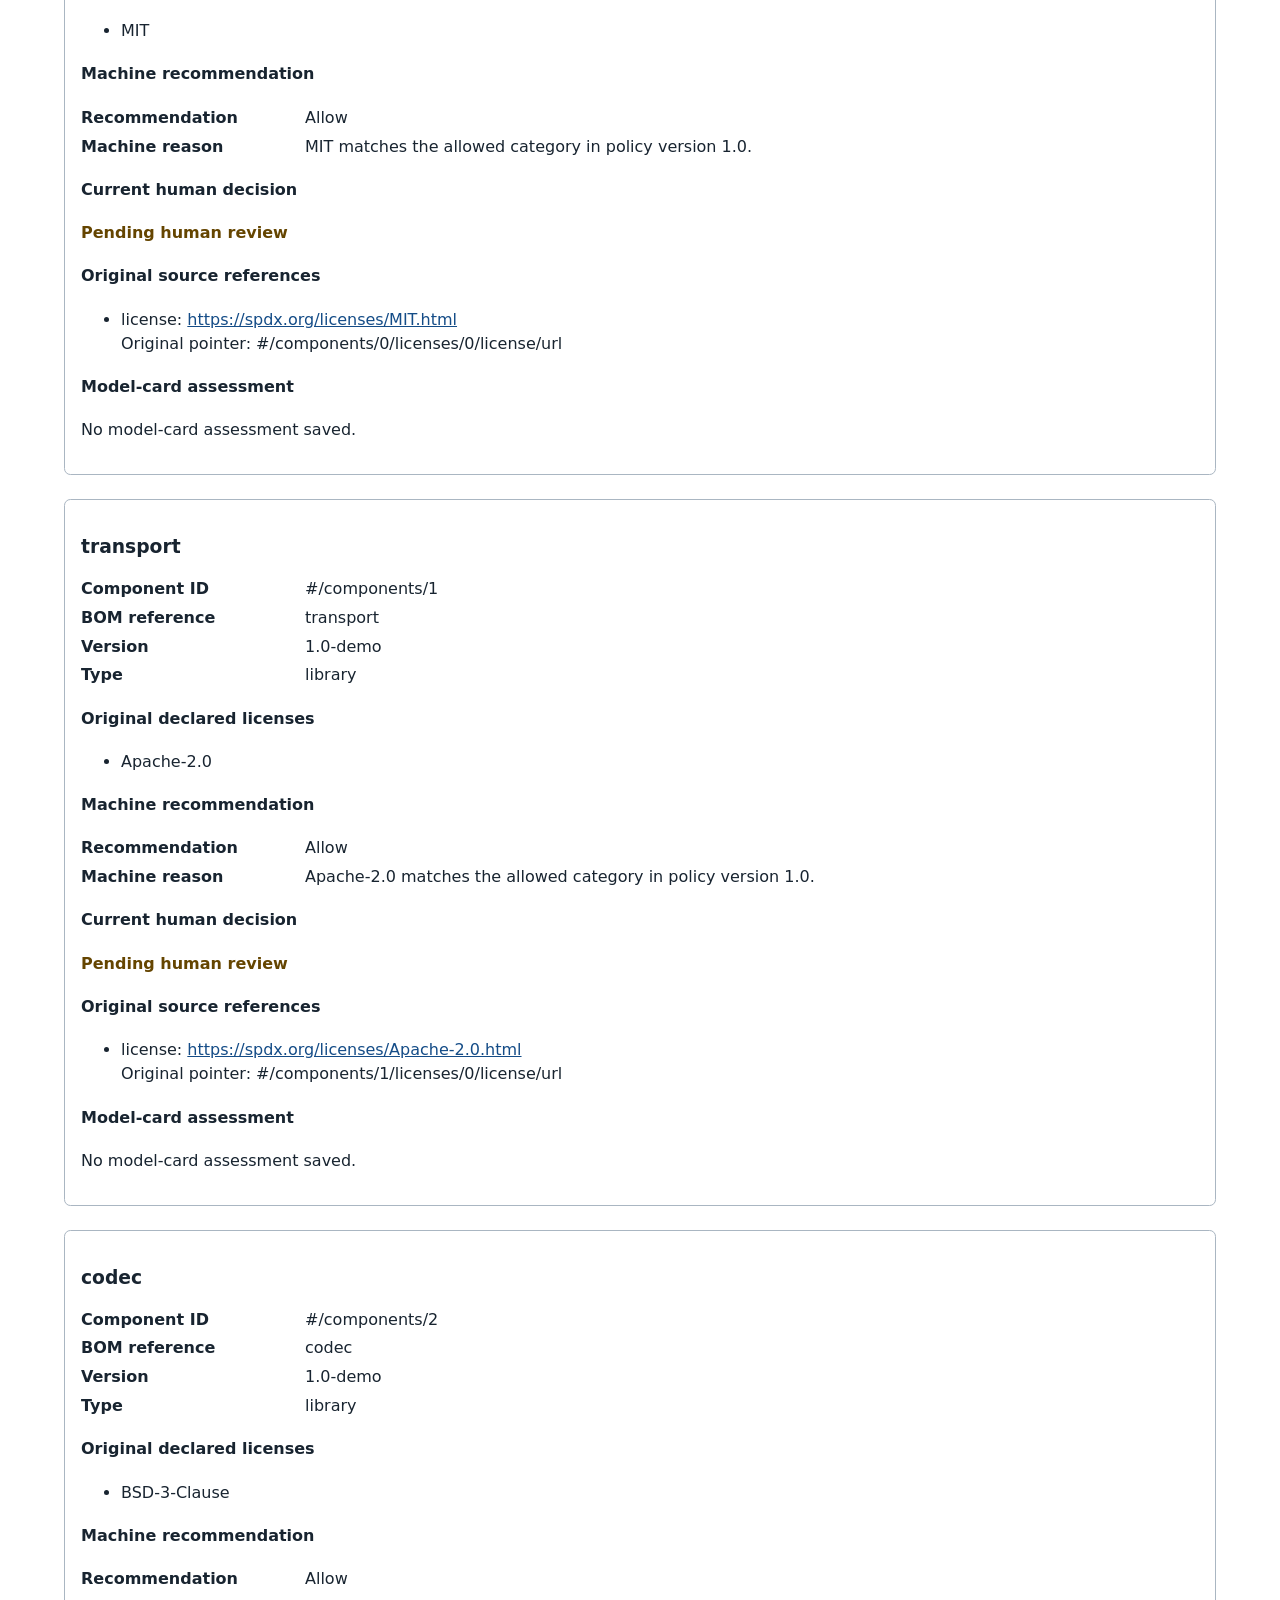
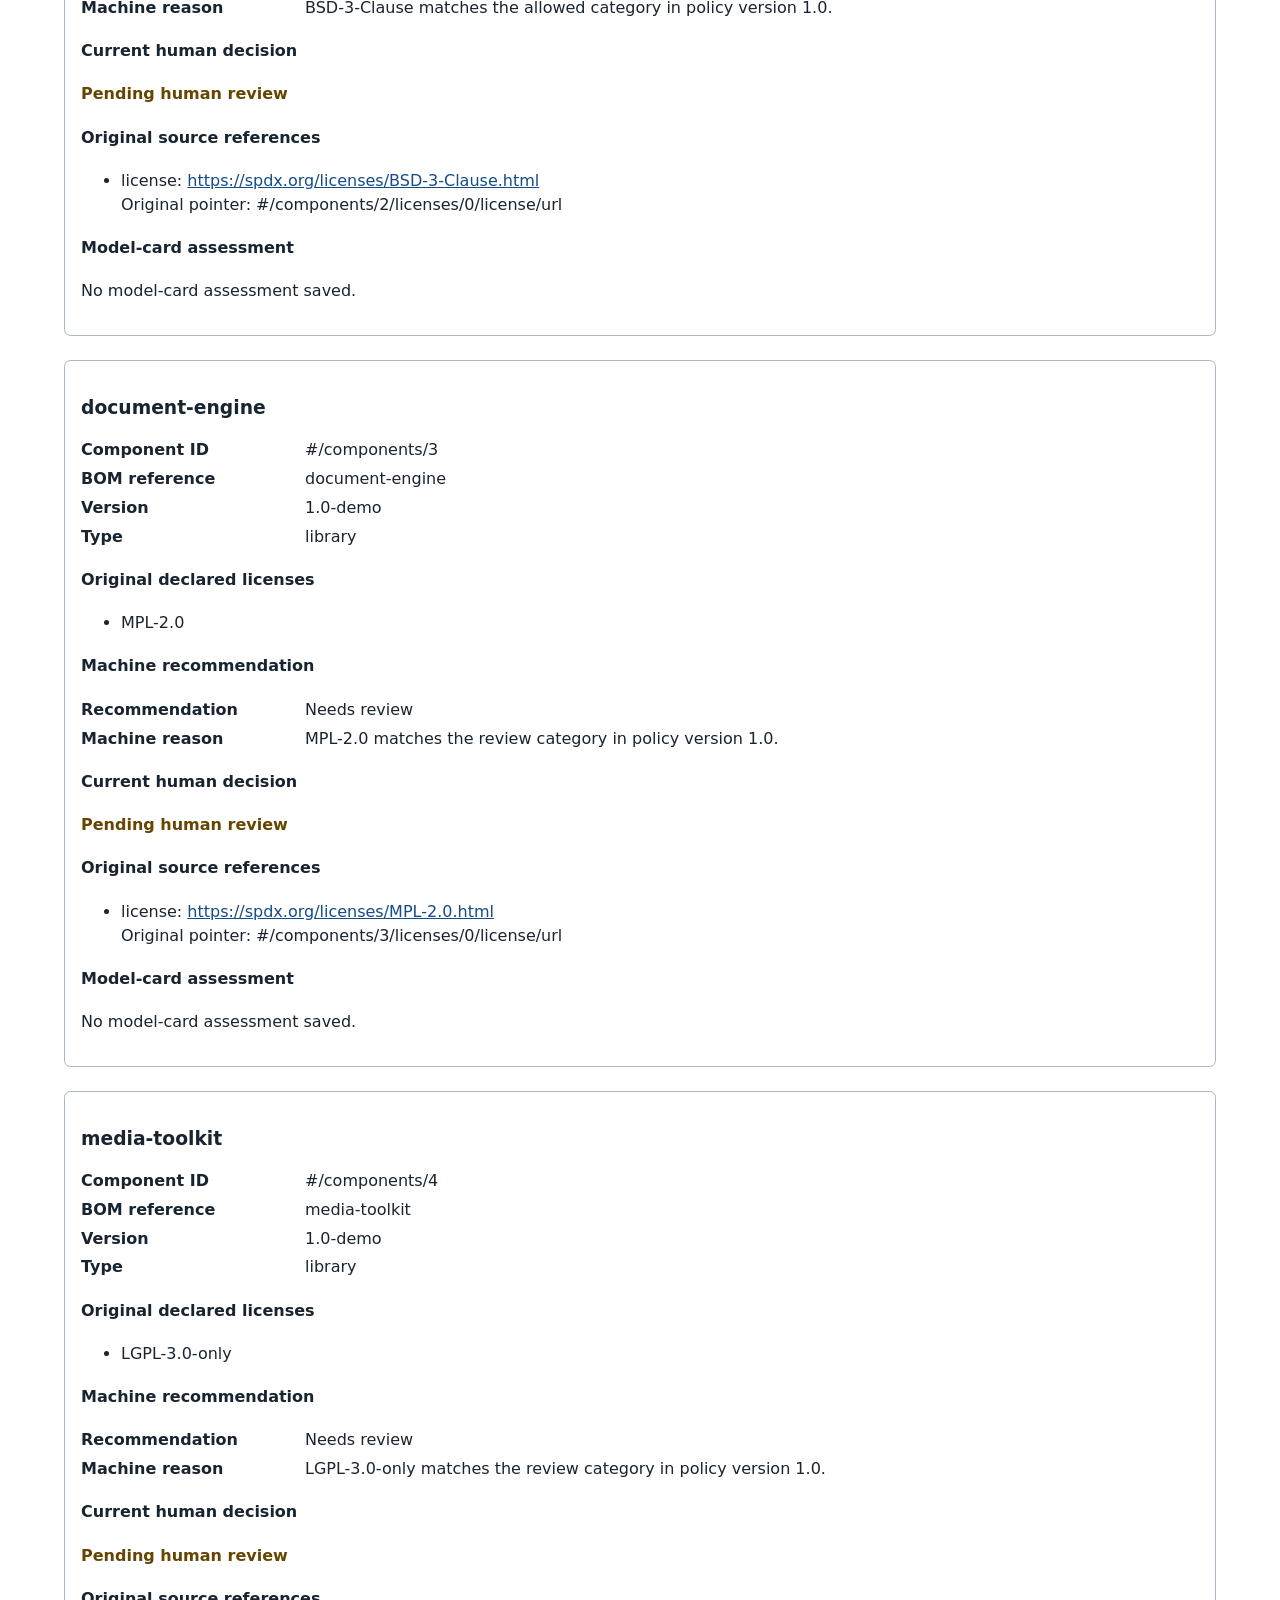
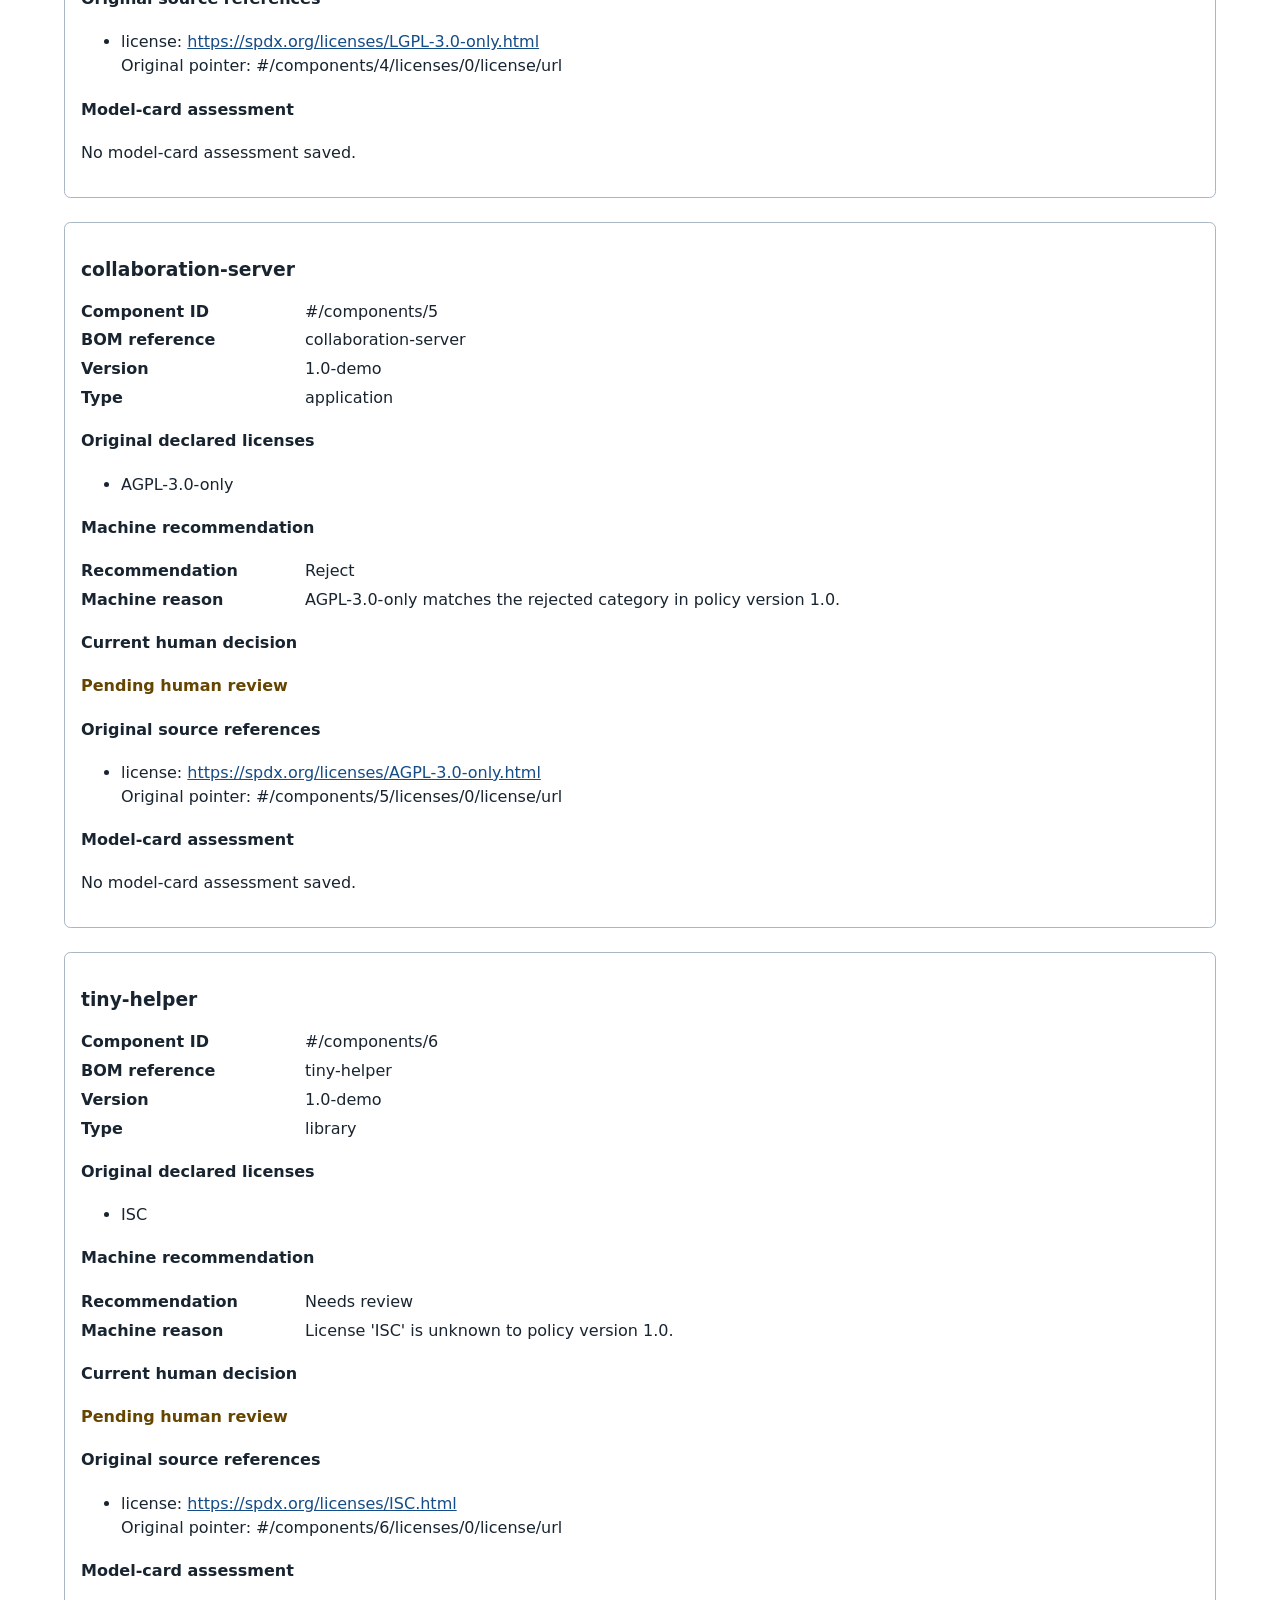
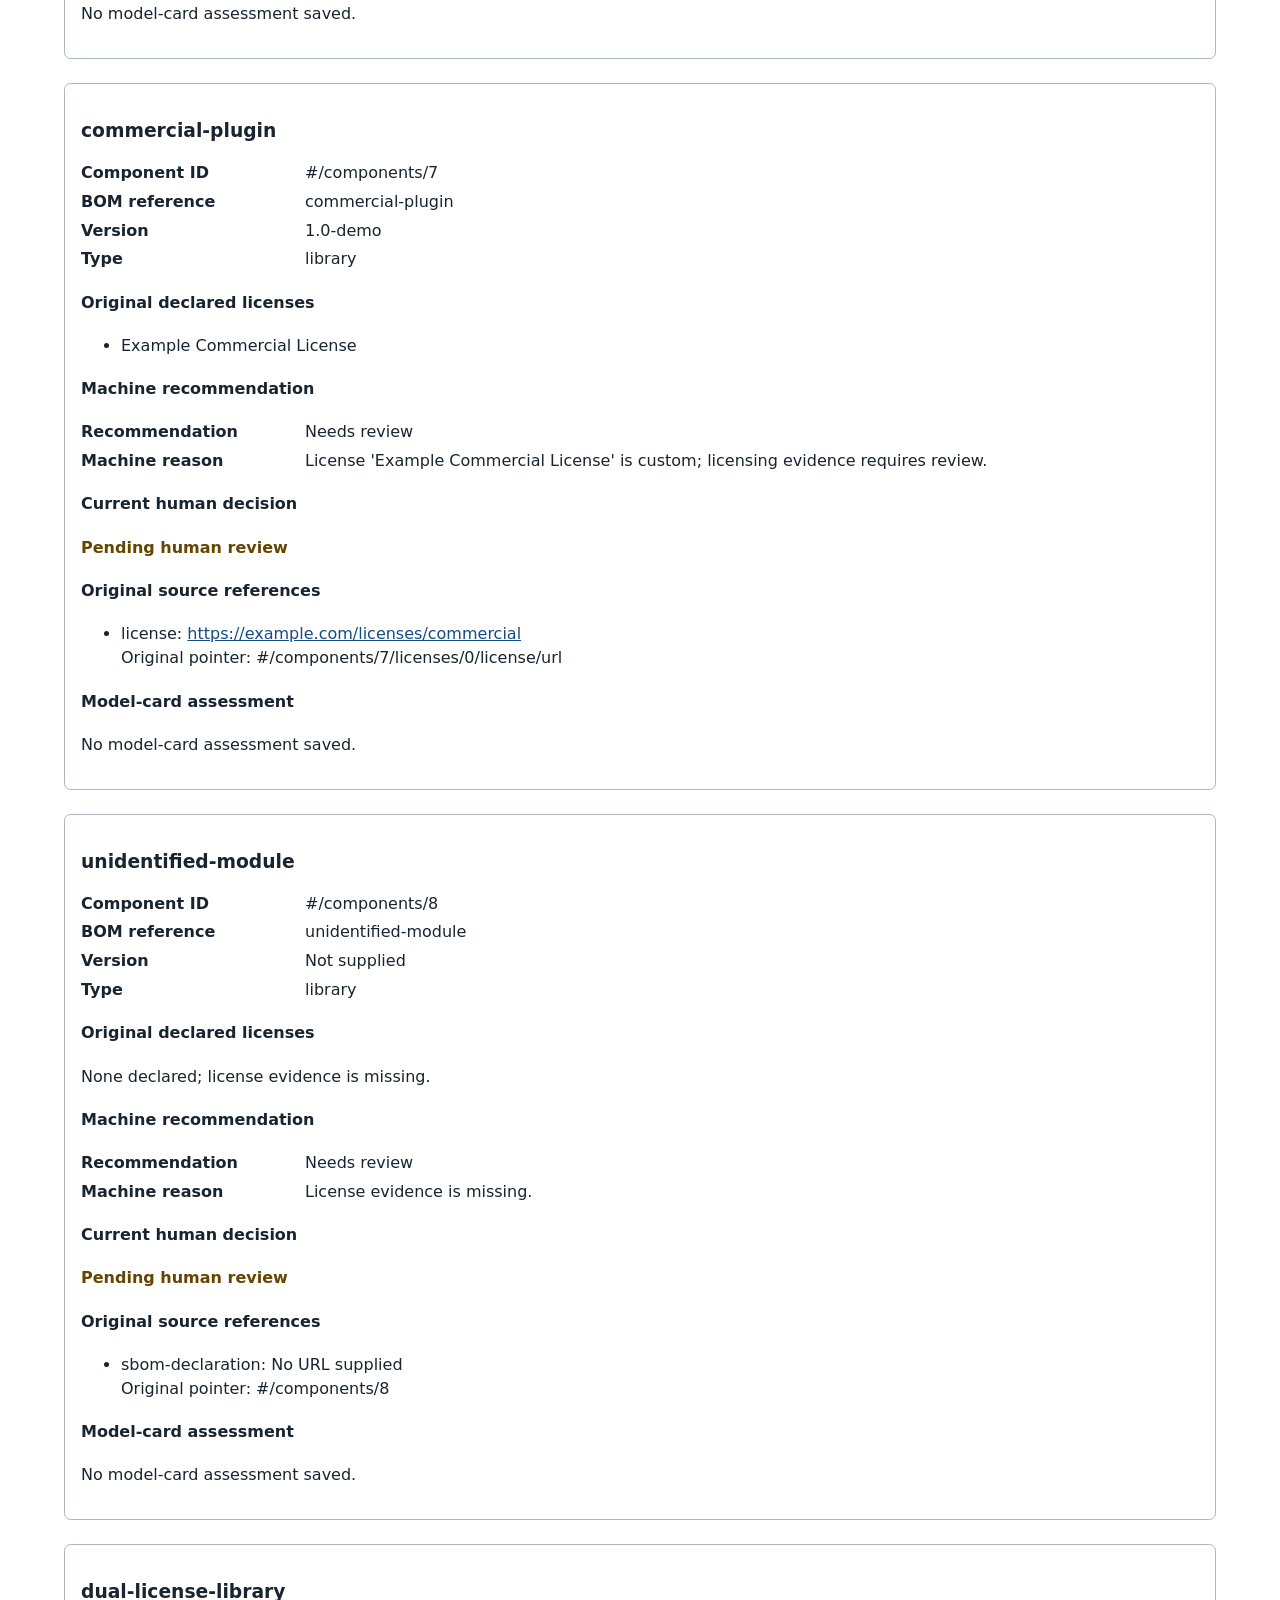
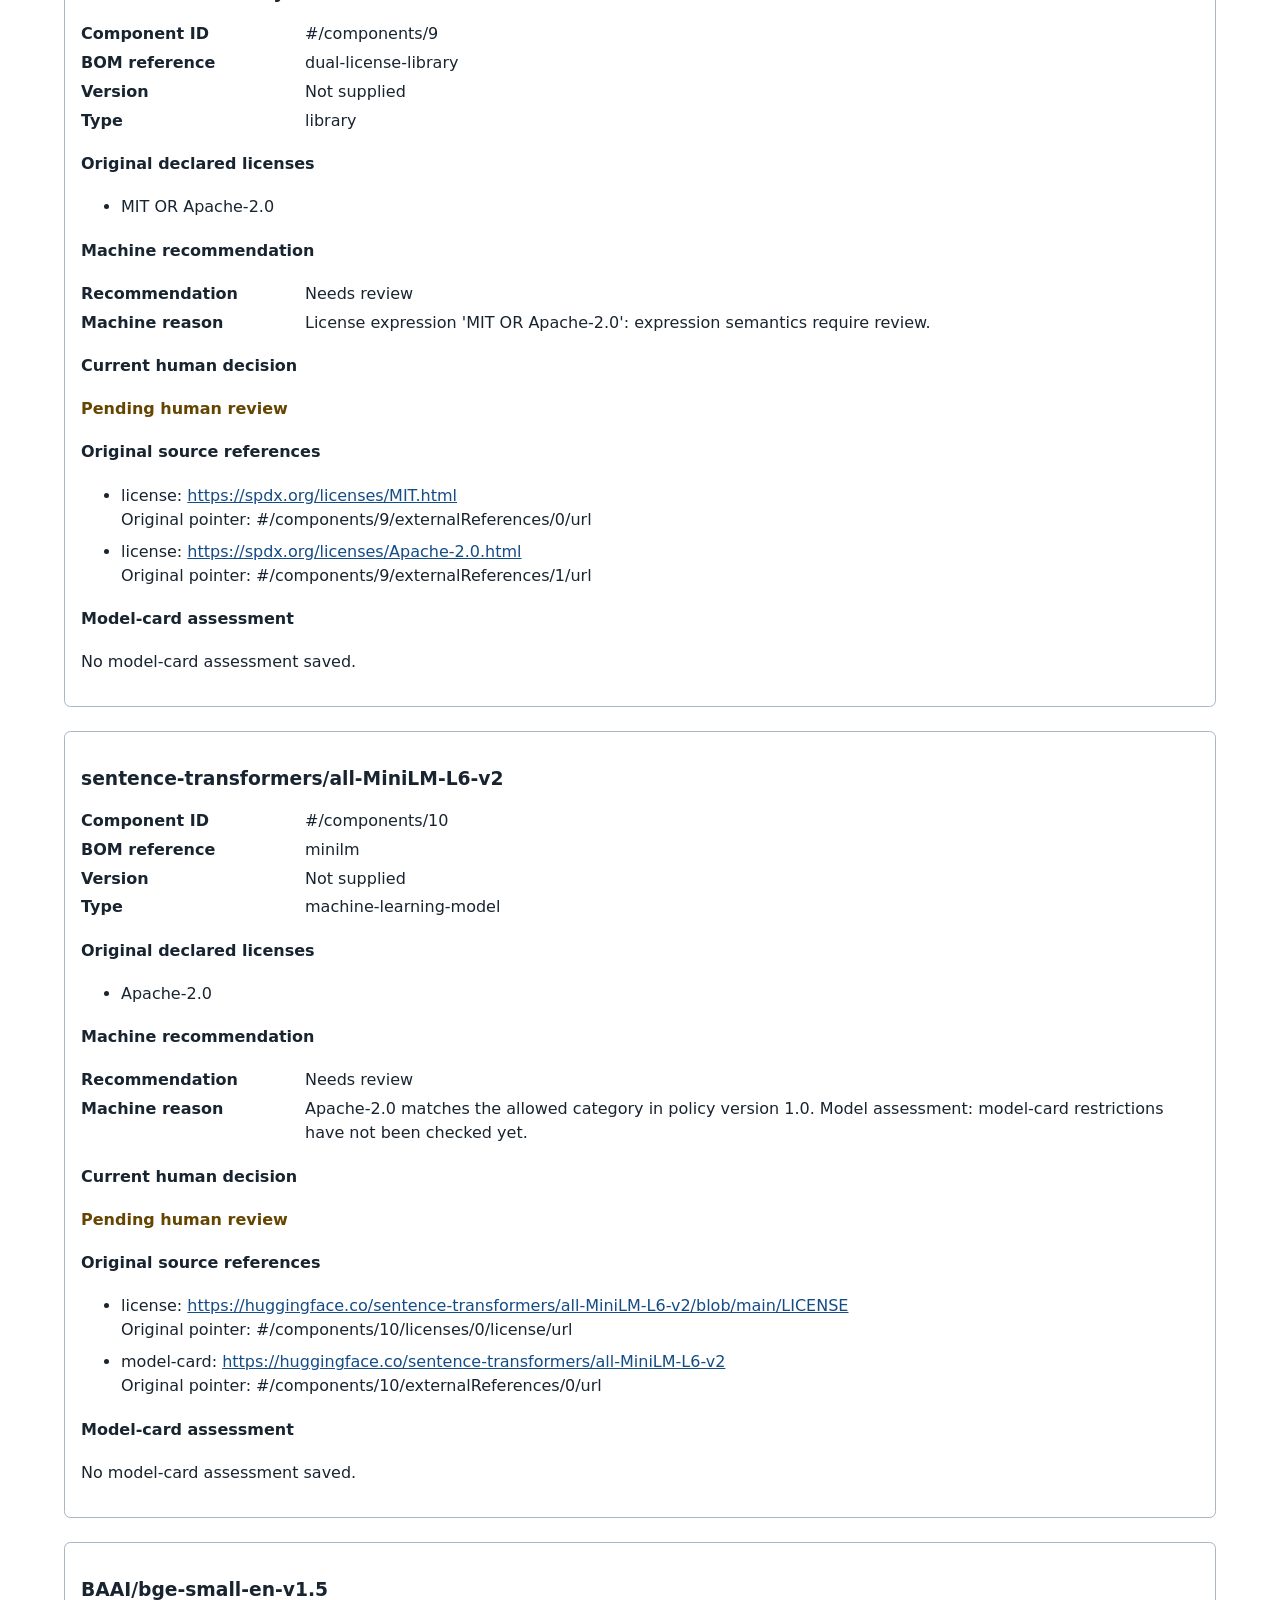
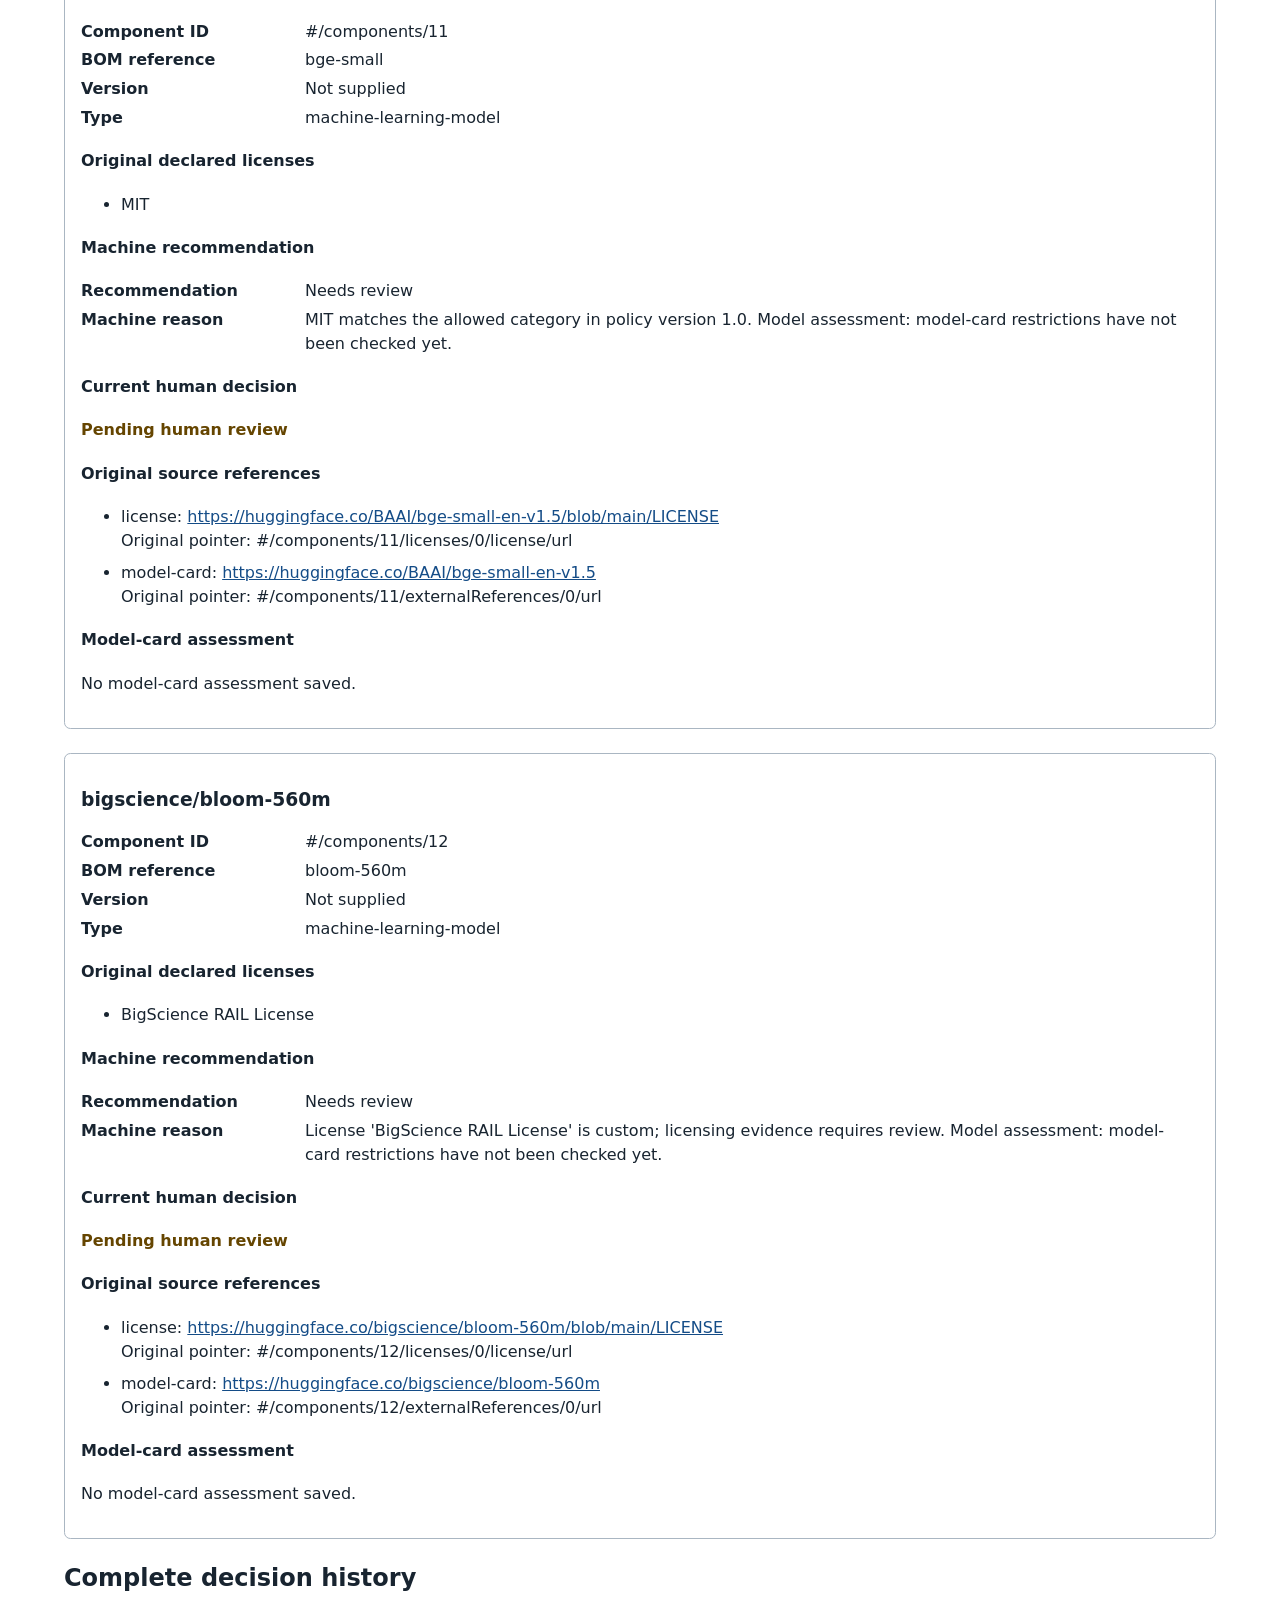
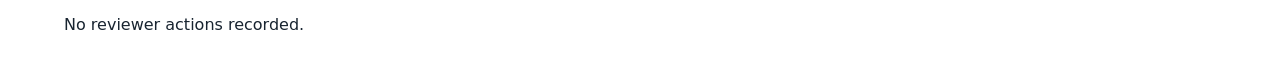
<file: presentation/reports/challenge-review.html>
<!DOCTYPE html><html lang="en"><head><meta charset="utf-8"><meta name="viewport" content="width=device-width, initial-scale=1"><title>SBOM reviewer report</title><style>
body { font-family: system-ui, sans-serif; color: #182430; background: #fff;
       max-width: 72rem; margin: 2rem auto; padding: 0 1.5rem; line-height: 1.5; }
h1, h2, h3, h4 { line-height: 1.25; }
article { border: 1px solid #aab6c2; border-radius: .4rem; padding: 1rem;
          margin: 1.5rem 0; }
dl { display: grid; grid-template-columns: minmax(9rem, 13rem) 1fr; gap: .3rem 1rem; }
dt { font-weight: 600; } dd { margin: 0; overflow-wrap: anywhere; white-space: pre-wrap; }
pre { white-space: pre-wrap; overflow-wrap: anywhere; padding: .8rem;
      background: #f1f4f7; border-left: 3px solid #657c91; }
a { color: #144c87; overflow-wrap: anywhere; }
table { border-collapse: collapse; margin: 1rem 0; width: 100%; }
th, td { border: 1px solid #aab6c2; text-align: left; padding: .5rem; }
.pending { font-weight: 600; color: #654500; }
li { margin-bottom: .5rem; overflow-wrap: anywhere; }
@media print { body { margin: 0; max-width: none; } h2, h3, h4 { break-after: avoid; }
              pre, tr { break-inside: avoid; } }
</style></head><body><h1>SBOM reviewer report</h1><dl><dt>Saved at (UTC)</dt><dd>2026-10-11T18:45:01.619381+00:00</dd><dt>Policy version</dt><dd>1.0</dd></dl><p>Machine recommendations are preliminary policy assessments. Recorded human decisions retain the reviewer's rationale; confirmation agrees with the original recommendation, including Reject or Needs review. Needs review remains unresolved. This report does not establish verified licensing, automatic legal approval, or CRA compliance. Source links and quoted evidence are supplied references; unread terms remain unassessed.</p><h2>Original machine counts</h2><table><thead><tr><th scope="col">Total</th><th scope="col">Allow</th><th scope="col">Needs review</th><th scope="col">Reject</th></tr></thead><tbody><tr><td>14</td><td>4</td><td>9</td><td>1</td></tr></tbody></table><h2>Human-decision counts</h2><table><thead><tr><th scope="col">Total</th><th scope="col">Recorded</th><th scope="col">Pending</th><th scope="col">Allow</th><th scope="col">Needs review</th><th scope="col">Reject</th></tr></thead><tbody><tr><td>14</td><td>0</td><td>14</td><td>0</td><td>0</td><td>0</td></tr></tbody></table><h2>Components</h2><article data-component-id="#/metadata/component"><h3>illustrative-product</h3><dl><dt>Component ID</dt><dd>#/metadata/component</dd><dt>BOM reference</dt><dd>illustrative-product</dd><dt>Version</dt><dd>0.1-demo</dd><dt>Type</dt><dd>application</dd></dl><h4>Original declared licenses</h4><ul><li>Apache-2.0</li></ul><h4>Machine recommendation</h4><dl><dt>Recommendation</dt><dd>Allow</dd><dt>Machine reason</dt><dd>Apache-2.0 matches the allowed category in policy version 1.0.</dd></dl><h4>Current human decision</h4><p class="pending">Pending human review</p><h4>Original source references</h4><ul><li>license: <a href="https://spdx.org/licenses/Apache-2.0.html">https://spdx.org/licenses/Apache-2.0.html</a><br>Original pointer: #/metadata/component/licenses/0/license/url</li></ul><h4>Model-card assessment</h4><p>No model-card assessment saved.</p></article><article data-component-id="#/components/0"><h3>fast-parser</h3><dl><dt>Component ID</dt><dd>#/components/0</dd><dt>BOM reference</dt><dd>fast-parser</dd><dt>Version</dt><dd>1.0-demo</dd><dt>Type</dt><dd>library</dd></dl><h4>Original declared licenses</h4><ul><li>MIT</li></ul><h4>Machine recommendation</h4><dl><dt>Recommendation</dt><dd>Allow</dd><dt>Machine reason</dt><dd>MIT matches the allowed category in policy version 1.0.</dd></dl><h4>Current human decision</h4><p class="pending">Pending human review</p><h4>Original source references</h4><ul><li>license: <a href="https://spdx.org/licenses/MIT.html">https://spdx.org/licenses/MIT.html</a><br>Original pointer: #/components/0/licenses/0/license/url</li></ul><h4>Model-card assessment</h4><p>No model-card assessment saved.</p></article><article data-component-id="#/components/1"><h3>transport</h3><dl><dt>Component ID</dt><dd>#/components/1</dd><dt>BOM reference</dt><dd>transport</dd><dt>Version</dt><dd>1.0-demo</dd><dt>Type</dt><dd>library</dd></dl><h4>Original declared licenses</h4><ul><li>Apache-2.0</li></ul><h4>Machine recommendation</h4><dl><dt>Recommendation</dt><dd>Allow</dd><dt>Machine reason</dt><dd>Apache-2.0 matches the allowed category in policy version 1.0.</dd></dl><h4>Current human decision</h4><p class="pending">Pending human review</p><h4>Original source references</h4><ul><li>license: <a href="https://spdx.org/licenses/Apache-2.0.html">https://spdx.org/licenses/Apache-2.0.html</a><br>Original pointer: #/components/1/licenses/0/license/url</li></ul><h4>Model-card assessment</h4><p>No model-card assessment saved.</p></article><article data-component-id="#/components/2"><h3>codec</h3><dl><dt>Component ID</dt><dd>#/components/2</dd><dt>BOM reference</dt><dd>codec</dd><dt>Version</dt><dd>1.0-demo</dd><dt>Type</dt><dd>library</dd></dl><h4>Original declared licenses</h4><ul><li>BSD-3-Clause</li></ul><h4>Machine recommendation</h4><dl><dt>Recommendation</dt><dd>Allow</dd><dt>Machine reason</dt><dd>BSD-3-Clause matches the allowed category in policy version 1.0.</dd></dl><h4>Current human decision</h4><p class="pending">Pending human review</p><h4>Original source references</h4><ul><li>license: <a href="https://spdx.org/licenses/BSD-3-Clause.html">https://spdx.org/licenses/BSD-3-Clause.html</a><br>Original pointer: #/components/2/licenses/0/license/url</li></ul><h4>Model-card assessment</h4><p>No model-card assessment saved.</p></article><article data-component-id="#/components/3"><h3>document-engine</h3><dl><dt>Component ID</dt><dd>#/components/3</dd><dt>BOM reference</dt><dd>document-engine</dd><dt>Version</dt><dd>1.0-demo</dd><dt>Type</dt><dd>library</dd></dl><h4>Original declared licenses</h4><ul><li>MPL-2.0</li></ul><h4>Machine recommendation</h4><dl><dt>Recommendation</dt><dd>Needs review</dd><dt>Machine reason</dt><dd>MPL-2.0 matches the review category in policy version 1.0.</dd></dl><h4>Current human decision</h4><p class="pending">Pending human review</p><h4>Original source references</h4><ul><li>license: <a href="https://spdx.org/licenses/MPL-2.0.html">https://spdx.org/licenses/MPL-2.0.html</a><br>Original pointer: #/components/3/licenses/0/license/url</li></ul><h4>Model-card assessment</h4><p>No model-card assessment saved.</p></article><article data-component-id="#/components/4"><h3>media-toolkit</h3><dl><dt>Component ID</dt><dd>#/components/4</dd><dt>BOM reference</dt><dd>media-toolkit</dd><dt>Version</dt><dd>1.0-demo</dd><dt>Type</dt><dd>library</dd></dl><h4>Original declared licenses</h4><ul><li>LGPL-3.0-only</li></ul><h4>Machine recommendation</h4><dl><dt>Recommendation</dt><dd>Needs review</dd><dt>Machine reason</dt><dd>LGPL-3.0-only matches the review category in policy version 1.0.</dd></dl><h4>Current human decision</h4><p class="pending">Pending human review</p><h4>Original source references</h4><ul><li>license: <a href="https://spdx.org/licenses/LGPL-3.0-only.html">https://spdx.org/licenses/LGPL-3.0-only.html</a><br>Original pointer: #/components/4/licenses/0/license/url</li></ul><h4>Model-card assessment</h4><p>No model-card assessment saved.</p></article><article data-component-id="#/components/5"><h3>collaboration-server</h3><dl><dt>Component ID</dt><dd>#/components/5</dd><dt>BOM reference</dt><dd>collaboration-server</dd><dt>Version</dt><dd>1.0-demo</dd><dt>Type</dt><dd>application</dd></dl><h4>Original declared licenses</h4><ul><li>AGPL-3.0-only</li></ul><h4>Machine recommendation</h4><dl><dt>Recommendation</dt><dd>Reject</dd><dt>Machine reason</dt><dd>AGPL-3.0-only matches the rejected category in policy version 1.0.</dd></dl><h4>Current human decision</h4><p class="pending">Pending human review</p><h4>Original source references</h4><ul><li>license: <a href="https://spdx.org/licenses/AGPL-3.0-only.html">https://spdx.org/licenses/AGPL-3.0-only.html</a><br>Original pointer: #/components/5/licenses/0/license/url</li></ul><h4>Model-card assessment</h4><p>No model-card assessment saved.</p></article><article data-component-id="#/components/6"><h3>tiny-helper</h3><dl><dt>Component ID</dt><dd>#/components/6</dd><dt>BOM reference</dt><dd>tiny-helper</dd><dt>Version</dt><dd>1.0-demo</dd><dt>Type</dt><dd>library</dd></dl><h4>Original declared licenses</h4><ul><li>ISC</li></ul><h4>Machine recommendation</h4><dl><dt>Recommendation</dt><dd>Needs review</dd><dt>Machine reason</dt><dd>License &#x27;ISC&#x27; is unknown to policy version 1.0.</dd></dl><h4>Current human decision</h4><p class="pending">Pending human review</p><h4>Original source references</h4><ul><li>license: <a href="https://spdx.org/licenses/ISC.html">https://spdx.org/licenses/ISC.html</a><br>Original pointer: #/components/6/licenses/0/license/url</li></ul><h4>Model-card assessment</h4><p>No model-card assessment saved.</p></article><article data-component-id="#/components/7"><h3>commercial-plugin</h3><dl><dt>Component ID</dt><dd>#/components/7</dd><dt>BOM reference</dt><dd>commercial-plugin</dd><dt>Version</dt><dd>1.0-demo</dd><dt>Type</dt><dd>library</dd></dl><h4>Original declared licenses</h4><ul><li>Example Commercial License</li></ul><h4>Machine recommendation</h4><dl><dt>Recommendation</dt><dd>Needs review</dd><dt>Machine reason</dt><dd>License &#x27;Example Commercial License&#x27; is custom; licensing evidence requires review.</dd></dl><h4>Current human decision</h4><p class="pending">Pending human review</p><h4>Original source references</h4><ul><li>license: <a href="https://example.com/licenses/commercial">https://example.com/licenses/commercial</a><br>Original pointer: #/components/7/licenses/0/license/url</li></ul><h4>Model-card assessment</h4><p>No model-card assessment saved.</p></article><article data-component-id="#/components/8"><h3>unidentified-module</h3><dl><dt>Component ID</dt><dd>#/components/8</dd><dt>BOM reference</dt><dd>unidentified-module</dd><dt>Version</dt><dd>Not supplied</dd><dt>Type</dt><dd>library</dd></dl><h4>Original declared licenses</h4><p>None declared; license evidence is missing.</p><h4>Machine recommendation</h4><dl><dt>Recommendation</dt><dd>Needs review</dd><dt>Machine reason</dt><dd>License evidence is missing.</dd></dl><h4>Current human decision</h4><p class="pending">Pending human review</p><h4>Original source references</h4><ul><li>sbom-declaration: No URL supplied<br>Original pointer: #/components/8</li></ul><h4>Model-card assessment</h4><p>No model-card assessment saved.</p></article><article data-component-id="#/components/9"><h3>dual-license-library</h3><dl><dt>Component ID</dt><dd>#/components/9</dd><dt>BOM reference</dt><dd>dual-license-library</dd><dt>Version</dt><dd>Not supplied</dd><dt>Type</dt><dd>library</dd></dl><h4>Original declared licenses</h4><ul><li>MIT OR Apache-2.0</li></ul><h4>Machine recommendation</h4><dl><dt>Recommendation</dt><dd>Needs review</dd><dt>Machine reason</dt><dd>License expression &#x27;MIT OR Apache-2.0&#x27;: expression semantics require review.</dd></dl><h4>Current human decision</h4><p class="pending">Pending human review</p><h4>Original source references</h4><ul><li>license: <a href="https://spdx.org/licenses/MIT.html">https://spdx.org/licenses/MIT.html</a><br>Original pointer: #/components/9/externalReferences/0/url</li><li>license: <a href="https://spdx.org/licenses/Apache-2.0.html">https://spdx.org/licenses/Apache-2.0.html</a><br>Original pointer: #/components/9/externalReferences/1/url</li></ul><h4>Model-card assessment</h4><p>No model-card assessment saved.</p></article><article data-component-id="#/components/10"><h3>sentence-transformers/all-MiniLM-L6-v2</h3><dl><dt>Component ID</dt><dd>#/components/10</dd><dt>BOM reference</dt><dd>minilm</dd><dt>Version</dt><dd>Not supplied</dd><dt>Type</dt><dd>machine-learning-model</dd></dl><h4>Original declared licenses</h4><ul><li>Apache-2.0</li></ul><h4>Machine recommendation</h4><dl><dt>Recommendation</dt><dd>Needs review</dd><dt>Machine reason</dt><dd>Apache-2.0 matches the allowed category in policy version 1.0. Model assessment: model-card restrictions have not been checked yet.</dd></dl><h4>Current human decision</h4><p class="pending">Pending human review</p><h4>Original source references</h4><ul><li>license: <a href="https://huggingface.co/sentence-transformers/all-MiniLM-L6-v2/blob/main/LICENSE">https://huggingface.co/sentence-transformers/all-MiniLM-L6-v2/blob/main/LICENSE</a><br>Original pointer: #/components/10/licenses/0/license/url</li><li>model-card: <a href="https://huggingface.co/sentence-transformers/all-MiniLM-L6-v2">https://huggingface.co/sentence-transformers/all-MiniLM-L6-v2</a><br>Original pointer: #/components/10/externalReferences/0/url</li></ul><h4>Model-card assessment</h4><p>No model-card assessment saved.</p></article><article data-component-id="#/components/11"><h3>BAAI/bge-small-en-v1.5</h3><dl><dt>Component ID</dt><dd>#/components/11</dd><dt>BOM reference</dt><dd>bge-small</dd><dt>Version</dt><dd>Not supplied</dd><dt>Type</dt><dd>machine-learning-model</dd></dl><h4>Original declared licenses</h4><ul><li>MIT</li></ul><h4>Machine recommendation</h4><dl><dt>Recommendation</dt><dd>Needs review</dd><dt>Machine reason</dt><dd>MIT matches the allowed category in policy version 1.0. Model assessment: model-card restrictions have not been checked yet.</dd></dl><h4>Current human decision</h4><p class="pending">Pending human review</p><h4>Original source references</h4><ul><li>license: <a href="https://huggingface.co/BAAI/bge-small-en-v1.5/blob/main/LICENSE">https://huggingface.co/BAAI/bge-small-en-v1.5/blob/main/LICENSE</a><br>Original pointer: #/components/11/licenses/0/license/url</li><li>model-card: <a href="https://huggingface.co/BAAI/bge-small-en-v1.5">https://huggingface.co/BAAI/bge-small-en-v1.5</a><br>Original pointer: #/components/11/externalReferences/0/url</li></ul><h4>Model-card assessment</h4><p>No model-card assessment saved.</p></article><article data-component-id="#/components/12"><h3>bigscience/bloom-560m</h3><dl><dt>Component ID</dt><dd>#/components/12</dd><dt>BOM reference</dt><dd>bloom-560m</dd><dt>Version</dt><dd>Not supplied</dd><dt>Type</dt><dd>machine-learning-model</dd></dl><h4>Original declared licenses</h4><ul><li>BigScience RAIL License</li></ul><h4>Machine recommendation</h4><dl><dt>Recommendation</dt><dd>Needs review</dd><dt>Machine reason</dt><dd>License &#x27;BigScience RAIL License&#x27; is custom; licensing evidence requires review. Model assessment: model-card restrictions have not been checked yet.</dd></dl><h4>Current human decision</h4><p class="pending">Pending human review</p><h4>Original source references</h4><ul><li>license: <a href="https://huggingface.co/bigscience/bloom-560m/blob/main/LICENSE">https://huggingface.co/bigscience/bloom-560m/blob/main/LICENSE</a><br>Original pointer: #/components/12/licenses/0/license/url</li><li>model-card: <a href="https://huggingface.co/bigscience/bloom-560m">https://huggingface.co/bigscience/bloom-560m</a><br>Original pointer: #/components/12/externalReferences/0/url</li></ul><h4>Model-card assessment</h4><p>No model-card assessment saved.</p></article><h2>Complete decision history</h2><p>No reviewer actions recorded.</p></body></html>
</file>
